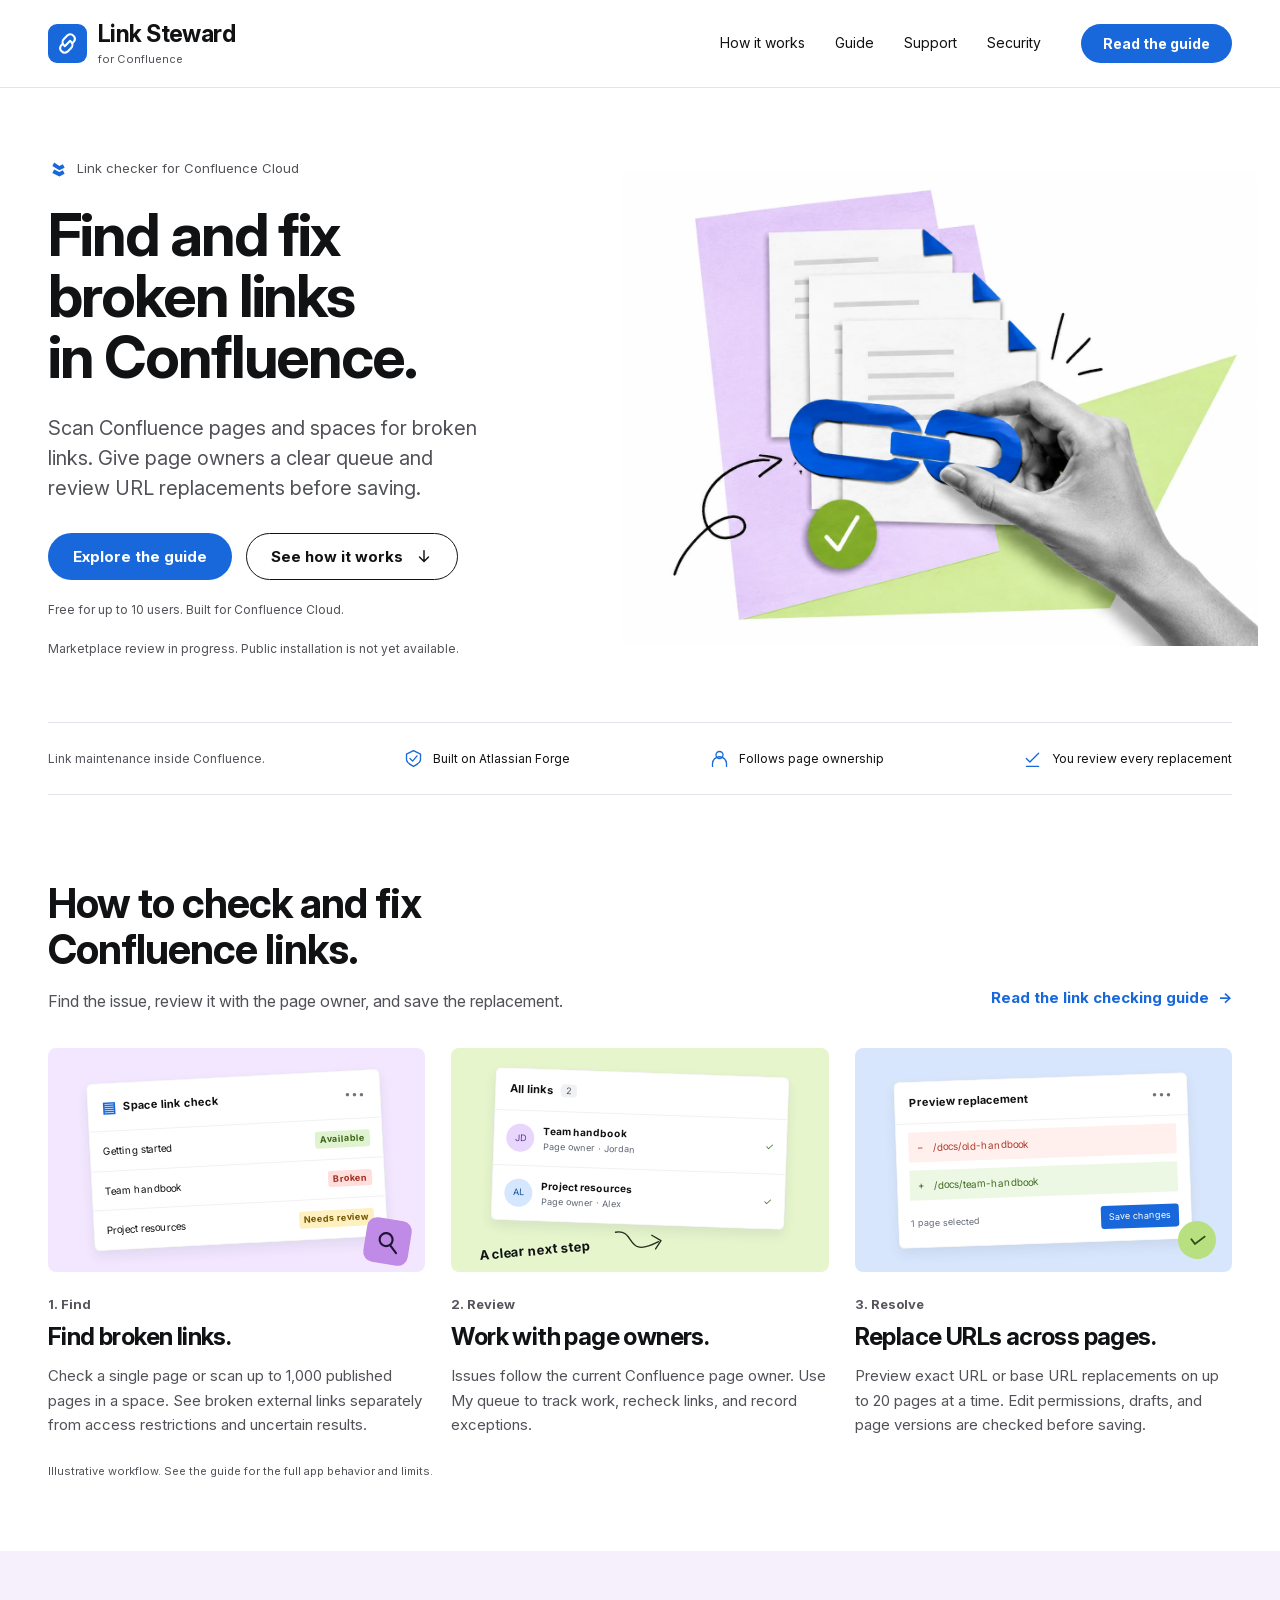
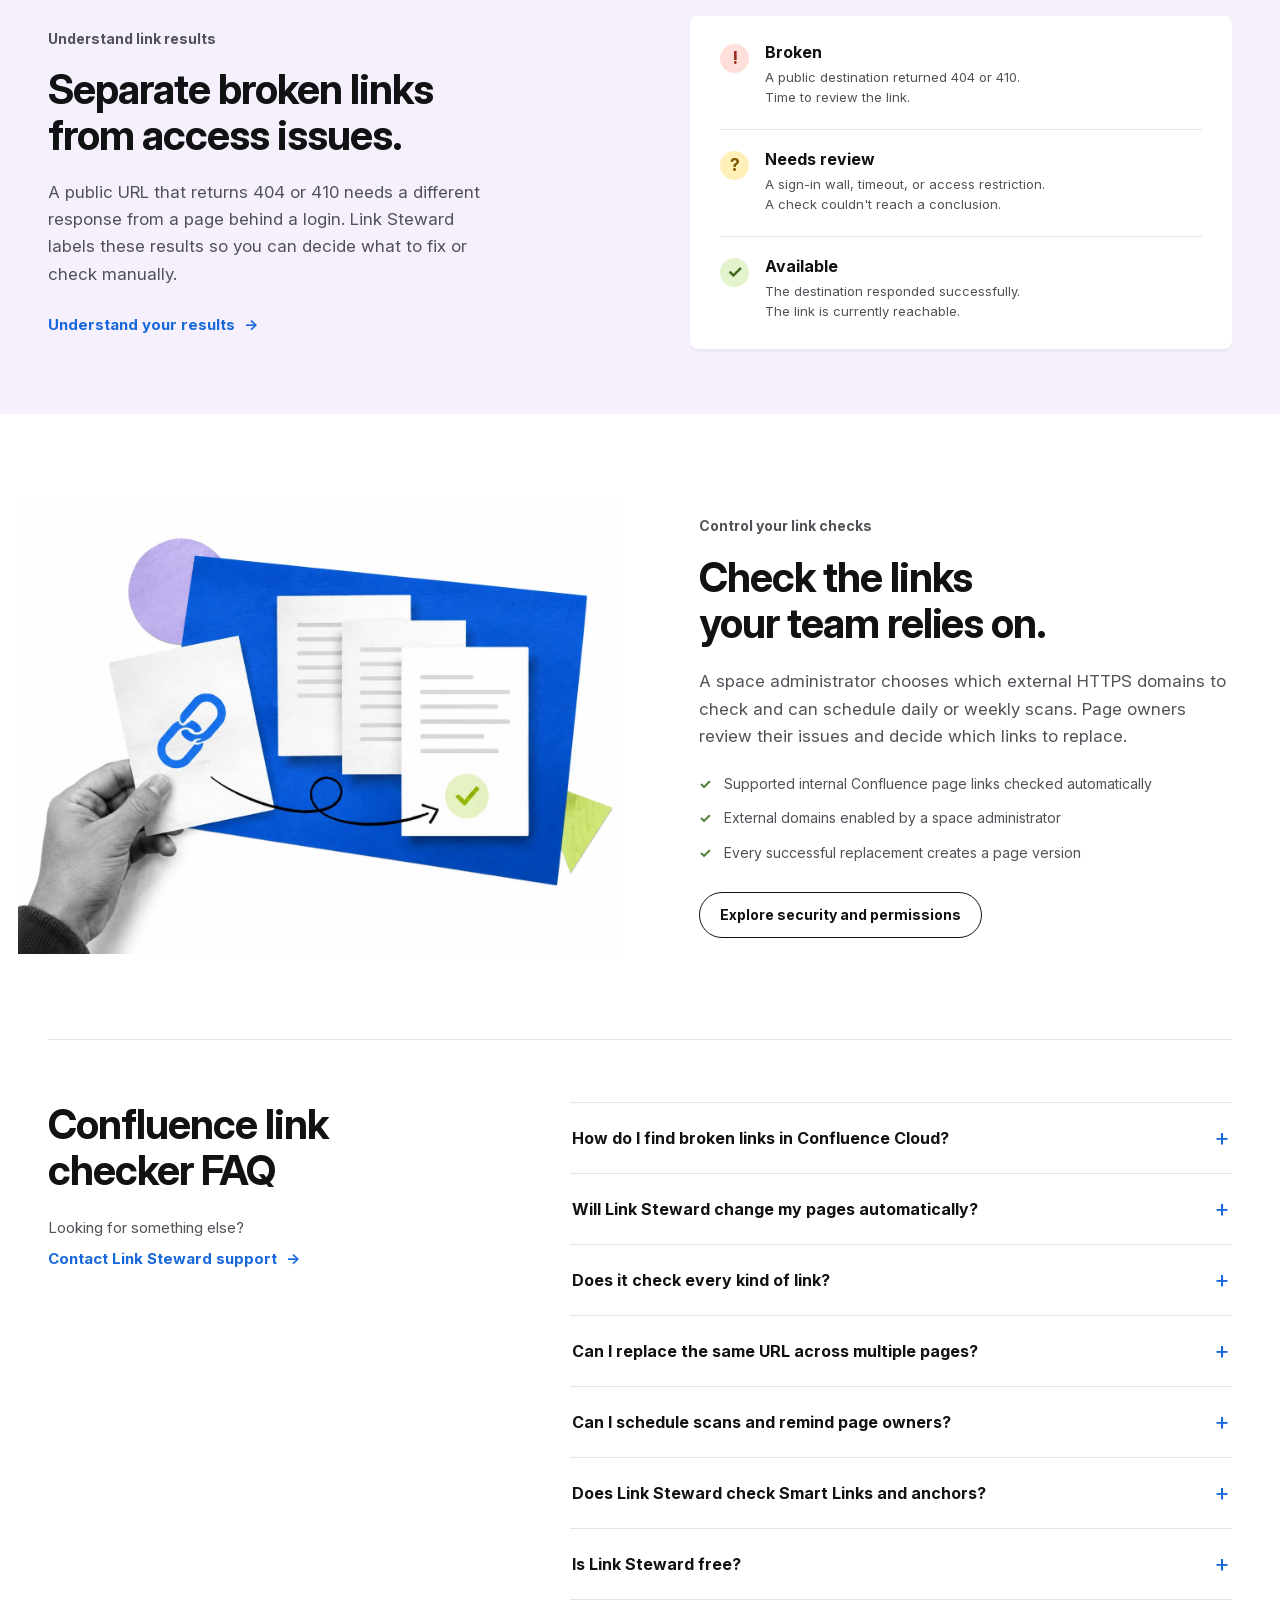
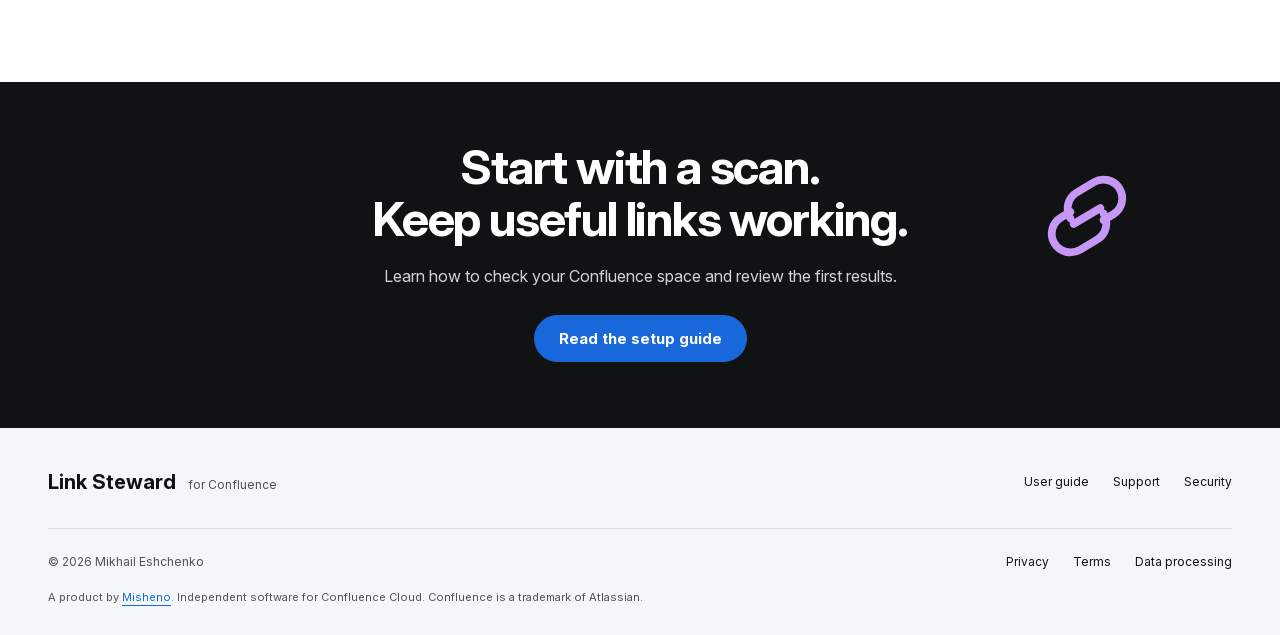
<file: public/index.html>
<!DOCTYPE html>
<html lang="en">
<head>
  <meta charset="utf-8">
  <meta name="viewport" content="width=device-width, initial-scale=1">
  <title>Confluence Broken Link Checker | Link Steward</title>
  <meta name="description" content="Find broken links in Confluence Cloud, track issues by page owner, and preview bulk URL replacements with Link Steward. See the workflow and setup guide.">
  <link rel="icon" type="image/svg+xml" href="favicon.svg">
  <link rel="preload" href="assets/inter-variable.woff2" as="font" type="font/woff2" crossorigin>
  <link rel="stylesheet" href="assets/app.css">

  <link rel="canonical" href="https://misheno.com/link-steward/">
  <meta property="og:type" content="website">
  <meta property="og:site_name" content="Link Steward for Confluence">
  <meta property="og:locale" content="en_US">
  <meta property="og:title" content="Confluence Broken Link Checker | Link Steward">
  <meta property="og:description" content="Find broken links in Confluence Cloud, track issues by page owner, and preview bulk URL replacements with Link Steward. See the workflow and setup guide.">
  <meta property="og:url" content="https://misheno.com/link-steward/">
  <meta property="og:image" content="https://misheno.com/link-steward/assets/social-card.png">
  <meta property="og:image:type" content="image/png">
  <meta property="og:image:width" content="1200">
  <meta property="og:image:height" content="630">
  <meta property="og:image:alt" content="Link Steward for Confluence: Keep your team&#x27;s knowledge connected. A hand reconnects blue links across a stack of documents.">
  <meta name="twitter:card" content="summary_large_image">
  <meta name="twitter:title" content="Confluence Broken Link Checker | Link Steward">
  <meta name="twitter:description" content="Find broken links in Confluence Cloud, track issues by page owner, and preview bulk URL replacements with Link Steward. See the workflow and setup guide.">
  <meta name="twitter:image" content="https://misheno.com/link-steward/assets/social-card.png">
  <meta name="twitter:image:alt" content="Link Steward for Confluence: Keep your team&#x27;s knowledge connected. A hand reconnects blue links across a stack of documents.">
  <meta name="robots" content="max-image-preview:large">
  <script type="application/ld+json">
{
  "@context": "https://schema.org",
  "@graph": [
    {
      "@type": "WebPage",
      "@id": "https://misheno.com/link-steward/#webpage",
      "url": "https://misheno.com/link-steward/",
      "name": "Confluence Broken Link Checker | Link Steward",
      "description": "Find broken links in Confluence Cloud, track issues by page owner, and preview bulk URL replacements with Link Steward. See the workflow and setup guide.",
      "inLanguage": "en",
      "isPartOf": {
        "@type": "WebSite",
        "@id": "https://misheno.com/#website",
        "url": "https://misheno.com/",
        "name": "Misheno"
      },
      "primaryImageOfPage": {
        "@type": "ImageObject",
        "url": "https://misheno.com/link-steward/assets/social-card.png",
        "width": 1200,
        "height": 630
      }
    }
  ]
}
  </script>
</head>
<body>
  <a class="skip" href="#content">Skip to content</a>
  <header class="site-header">
    <a class="brand" href="./"><svg aria-hidden="true" viewBox="0 0 32 32"><path d="M13 19l6-6m-8 3-2 2a5 5 0 007 7l4-4a5 5 0 000-7m1 2 2-2a5 5 0 00-7-7l-4 4a5 5 0 000 7"/></svg><span>Link Steward<small>for Confluence</small></span></a>
    <nav aria-label="Main"><a class="nav-overview" href="#how-it-works">How it works</a><a href="guide.html">Guide</a><a href="support.html">Support</a><a href="security.html">Security</a></nav>
    <a class="button header-cta" href="guide.html#set-up-a-space">Read the guide</a>
  </header>
  <main id="content" class="landing">
    <section class="hero section-width">
      <div class="hero-copy">
        <p class="product-label"><svg aria-hidden="true" viewBox="0 0 24 24"><path d="m5 9 2-4 6 4 4-2 2 4-6 3zm0 8 2-4 6 3 4-2 2 4-6 3z"/></svg>Link checker for Confluence Cloud</p>
        <h1>Find and fix<br class="desktop-break"> broken links<br class="desktop-break"> in Confluence.</h1>
        <p class="intro">Scan Confluence pages and spaces for broken links. Give page owners a clear queue and review URL replacements before saving.</p>
        <div class="actions"><a class="button" href="guide.html">Explore the guide</a><a class="button button-outline" href="#how-it-works">See how it works <svg aria-hidden="true" viewBox="0 0 20 20"><path d="M10 4v12m-5-5 5 5 5-5"/></svg></a></div>
        <p class="caption">Free for up to 10 users. Built for Confluence Cloud.</p><p class="caption">Marketplace review in progress. Public installation is not yet available.</p>
      </div>
      <div class="hero-art"><img src="assets/link-repair-hero.webp" width="1448" height="1086" fetchpriority="high" alt="A hand reconnects blue chain links across a stack of documents, with a green check marking the repair."></div>
    </section>
    <div class="workspace-strip section-width" aria-label="Product essentials">
      <p>Link maintenance inside Confluence.</p>
      <span><svg aria-hidden="true" viewBox="0 0 24 24"><path d="m12 3 8 4v6c0 4-8 8-8 8s-8-4-8-8V7z"/><path d="m8 12 3 3 5-6"/></svg>Built on Atlassian Forge</span>
      <span><svg aria-hidden="true" viewBox="0 0 24 24"><circle cx="12" cy="8" r="4"/><path d="M4 21v-3a8 8 0 0 1 16 0v3"/></svg>Follows page ownership</span>
      <span><svg aria-hidden="true" viewBox="0 0 24 24"><path d="m5 12 4 4L19 6M5 21h14"/></svg>You review every replacement</span>
    </div>
    <section id="how-it-works" class="workflow-section section-width">
      <div class="section-heading"><div><h2>How to check and fix<br>Confluence links.</h2><p>Find the issue, review it with the page owner, and save the replacement.</p></div><a class="text-link" href="guide.html">Read the link checking guide <span aria-hidden="true">→</span></a></div>
      <ol class="workflow">
        <li>
          <div class="step-art scan-art" aria-hidden="true"><div class="mini-window"><div class="mini-window-title"><span class="mini-document">▤</span>Space link check <span class="tiny-dots">•••</span></div><div class="mini-row"><span>Getting started</span><span class="status status-green">Available</span></div><div class="mini-row"><span>Team handbook</span><span class="status status-red">Broken</span></div><div class="mini-row"><span>Project resources</span><span class="status status-yellow">Needs review</span></div></div><span class="scan-sticker"><svg viewBox="0 0 24 24"><circle cx="10" cy="10" r="6"/><path d="m15 15 6 6"/></svg></span></div>
          <p class="step-label">1. Find</p><h3>Find broken links.</h3><p>Check a single page or scan up to 1,000 published pages in a space. See broken external links separately from access restrictions and uncertain results.</p>
        </li>
        <li>
          <div class="step-art owner-art" aria-hidden="true"><div class="owner-window"><div class="mini-window-title">All links <span class="queue-count">2</span></div><div class="owner-task"><span class="avatar avatar-purple">JD</span><div><b>Team handbook</b><span>Page owner · Jordan</span></div><span class="task-check">✓</span></div><div class="owner-task"><span class="avatar avatar-blue">AL</span><div><b>Project resources</b><span>Page owner · Alex</span></div><span class="task-check">✓</span></div></div><span class="owner-sticker">A clear next step <svg viewBox="0 0 64 32"><path d="M2 5c25-2 7 32 48 15m-7-8 10 7-7 9"/></svg></span></div>
          <p class="step-label">2. Review</p><h3>Work with page owners.</h3><p>Issues follow the current Confluence page owner. Use My queue to track work, recheck links, and record exceptions.</p>
        </li>
        <li>
          <div class="step-art resolve-art" aria-hidden="true"><div class="replace-window"><div class="mini-window-title">Preview replacement <span class="tiny-dots">•••</span></div><div class="old-url">− &nbsp; /docs/old-handbook</div><div class="new-url">+ &nbsp; /docs/team-handbook</div><div class="preview-bottom"><span>1 page selected</span><span class="preview-save">Save changes</span></div></div><span class="resolve-sticker">✓</span></div>
          <p class="step-label">3. Resolve</p><h3>Replace URLs across pages.</h3><p>Preview exact URL or base URL replacements on up to 20 pages at a time. Edit permissions, drafts, and page versions are checked before saving.</p>
        </li>
      </ol>
      <p class="example-note">Illustrative workflow. See the guide for the full app behavior and limits.</p>
    </section>
    <section class="signal-section">
      <div class="signal-inner section-width"><div><p class="section-kicker">Understand link results</p><h2>Separate broken links<br>from access issues.</h2><p>A public URL that returns 404 or 410 needs a different response from a page behind a login. Link Steward labels these results so you can decide what to fix or check manually.</p><a class="text-link" href="guide.html#review-the-queue">Understand your results <span aria-hidden="true">→</span></a></div><div class="signal-results"><div><span class="result-icon result-broken">!</span><div><h3>Broken</h3><p>A public destination returned 404 or 410.<br>Time to review the link.</p></div></div><div><span class="result-icon result-review">?</span><div><h3>Needs review</h3><p>A sign-in wall, timeout, or access restriction.<br>A check couldn't reach a conclusion.</p></div></div><div><span class="result-icon result-available">✓</span><div><h3>Available</h3><p>The destination responded successfully.<br>The link is currently reachable.</p></div></div></div></div>
    </section>
    <section class="review-section section-width">
      <div class="review-art"><img src="assets/review-with-confidence.webp" width="1448" height="1086" loading="lazy" alt="A hand moves a linked document toward a stack of reviewed pages on a blue paper background."></div>
      <div class="review-copy"><p class="section-kicker">Control your link checks</p><h2>Check the links<br>your team relies on.</h2><p>A space administrator chooses which external HTTPS domains to check and can schedule daily or weekly scans. Page owners review their issues and decide which links to replace.</p><ul class="check-list"><li>Supported internal Confluence page links checked automatically</li><li>External domains enabled by a space administrator</li><li>Every successful replacement creates a page version</li></ul><a class="button button-outline" href="security.html">Explore security and permissions</a></div>
    </section>
    <section class="faq-section section-width" aria-labelledby="faq-title">
      <div><h2 id="faq-title">Confluence link<br>checker FAQ</h2><p>Looking for something else?<br><a class="text-link" href="support.html">Contact Link Steward support <span aria-hidden="true">→</span></a></p></div>
      <div class="faq-list">
        <details><summary>How do I find broken links in Confluence Cloud?</summary><p>Once Link Steward is installed, open it from Confluence Apps, choose a space, and run a scan. Review the Broken and Needs review results with the page owners. A space administrator must enable any external domains first. Public installation is not yet available while Marketplace review is in progress. See the <a href="guide.html#set-up-a-space">setup guide</a>.</p></details>
        <details><summary>Will Link Steward change my pages automatically?</summary><p>Link replacements are published only after an authorized user previews and saves them. Optional owner reminders are off by default; when enabled, they can add a native page comment. Learn more in the <a href="guide.html#replace-links">replacement guide</a>.</p></details>
        <details><summary>Does it check every kind of link?</summary><p>The app checks supported links in published Confluence pages and administrator-enabled public HTTPS destinations. Plain text URLs, third-party macro internals, URL fragments, and content meaning are not checked. Read the <a href="guide.html#limits-and-recovery">limits and recovery guide</a>.</p></details>
        <details><summary>Can I replace the same URL across multiple pages?</summary><p>Yes. Preview replacements on up to 20 selected pages at a time. Exact mode replaces a complete URL; base mode updates a domain or path prefix while preserving the remaining path, query, and fragment. Visible link labels stay the same. See the <a href="guide.html#exact-and-base-url-examples">URL replacement examples</a>.</p></details>
        <details><summary>Can I schedule scans and remind page owners?</summary><p>A space administrator can enable daily or weekly scans. Optional owner reminders add a Confluence comment for open, confirmed broken links and are off by default. Confluence controls notification delivery. Read about <a href="guide.html#exceptions-and-reminders">exceptions and reminders</a>.</p></details>
        <details><summary>Does Link Steward check Smart Links and anchors?</summary><p>Link Steward reads standard hyperlinks and inline, card, and embed Smart Link destinations in published pages. It checks supported Confluence page targets and enabled external HTTPS destinations. It does not verify whether a URL fragment reaches the right heading. See the <a href="guide.html#limits-and-recovery">supported links and scan limits</a>.</p></details>
        <details><summary>Is Link Steward free?</summary><p>Link Steward is free for up to 10 users, with paid plans for larger teams. <a href="support.html">Contact support</a> for questions about your team.</p></details>
      </div>
    </section>
    <section class="closing-cta"><div class="section-width"><svg class="closing-link" aria-hidden="true" viewBox="0 0 64 64"><path d="m25 39 14-14m-18 7-5 5a12 12 0 0 0 17 17l9-9a12 12 0 0 0 0-17m1 4 5-5a12 12 0 0 0-17-17l-9 9a12 12 0 0 0 0 17"/></svg><h2>Start with a scan.<br>Keep useful links working.</h2><p>Learn how to check your Confluence space and review the first results.</p><a class="button" href="guide.html#set-up-a-space">Read the setup guide</a></div></section>
  </main>
  <footer><div class="footer-top"><a class="footer-brand" href="./">Link Steward <span>for Confluence</span></a><nav aria-label="Resources"><a href="guide.html">User guide</a><a href="support.html">Support</a><a href="security.html">Security</a></nav></div><div class="footer-bottom"><span>© 2026 Mikhail Eshchenko</span><nav aria-label="Legal"><a href="privacy.html">Privacy</a><a href="terms.html">Terms</a><a href="dpa.html">Data processing</a></nav></div><p>A product by <a href="https://misheno.com/">Misheno</a>. Independent software for Confluence Cloud. Confluence is a trademark of Atlassian.</p></footer>
</body>
</html>
</file>
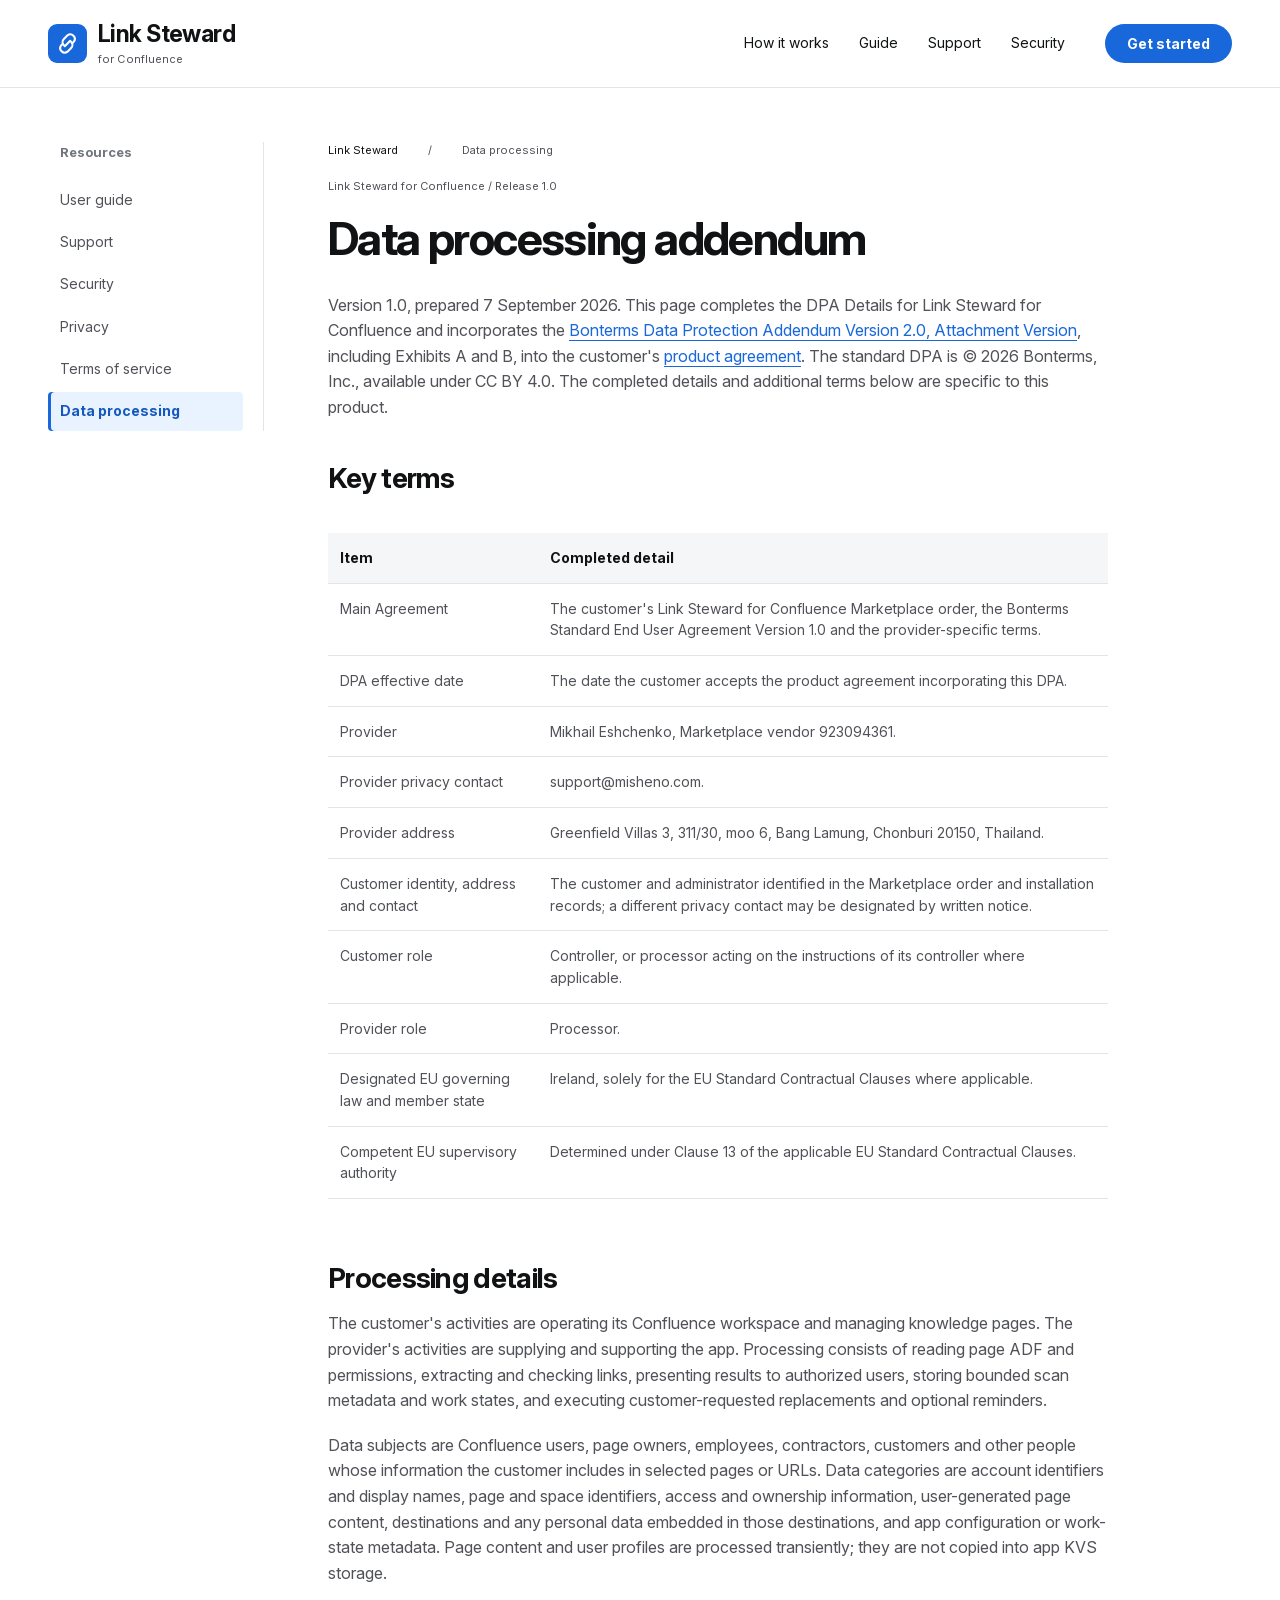
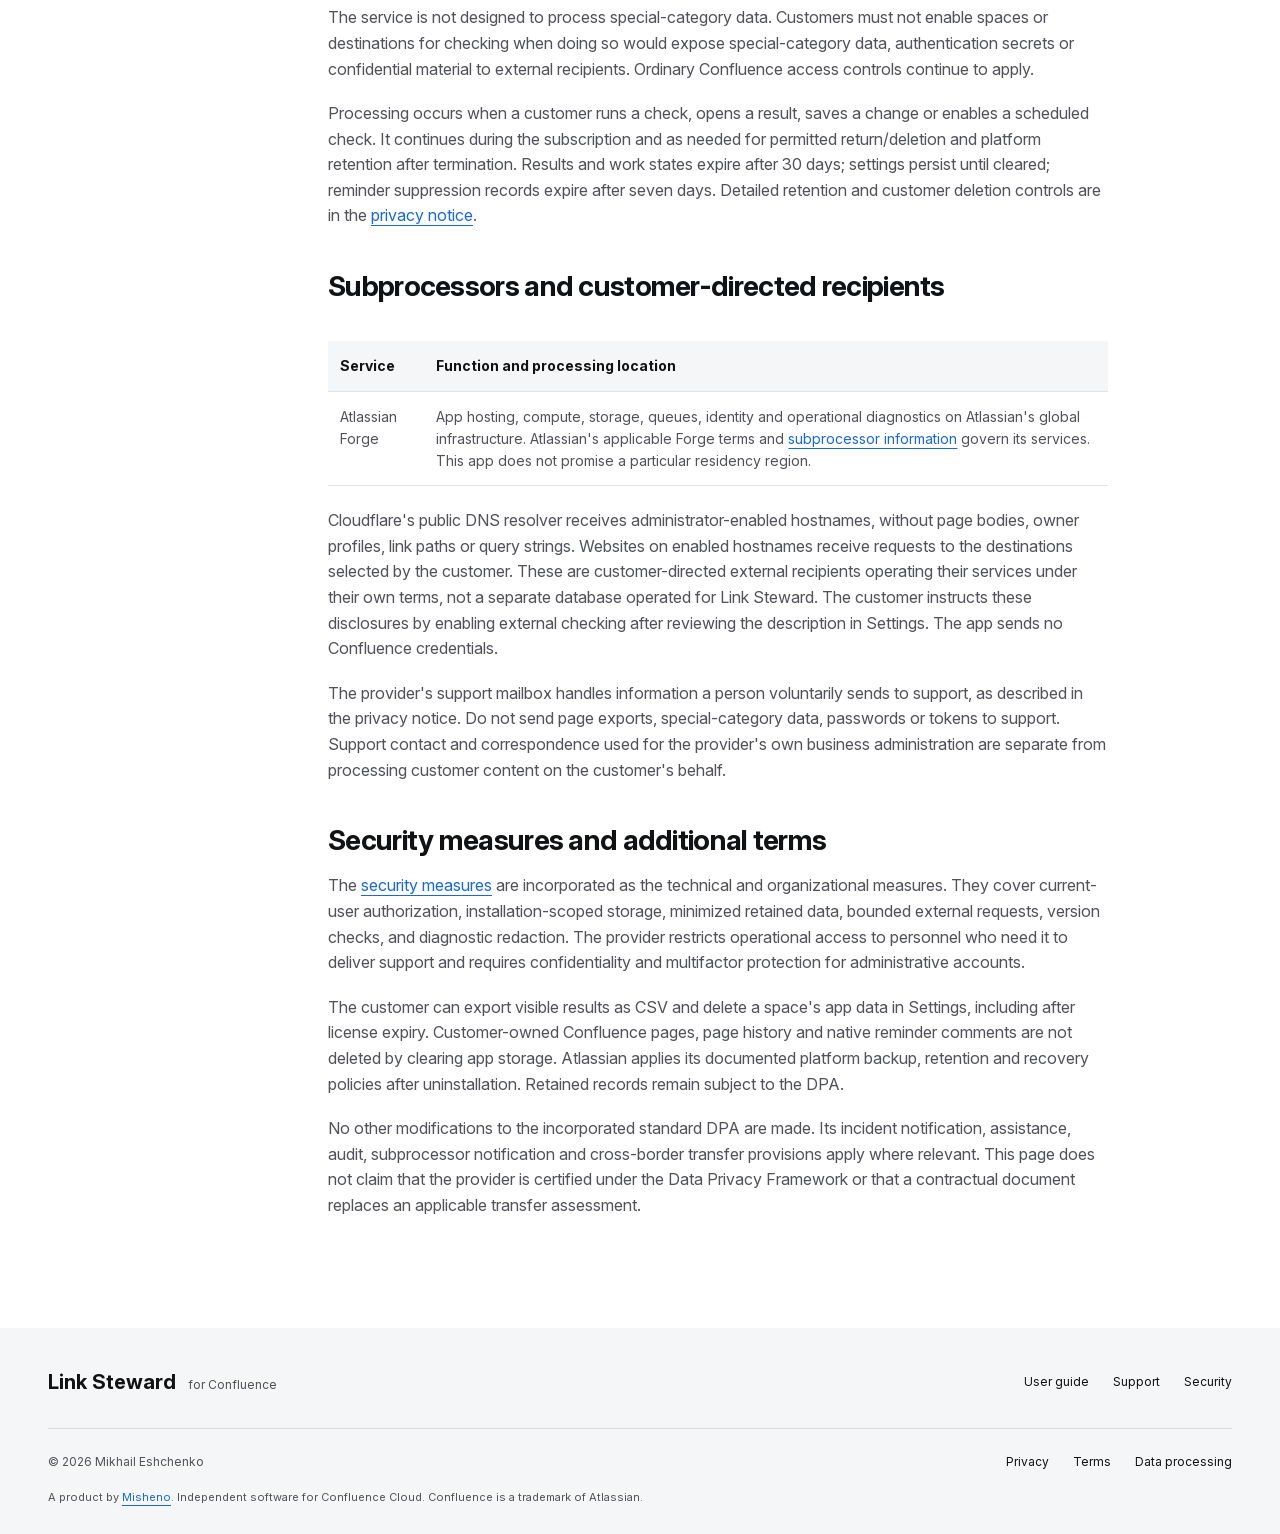
<file: public/dpa.html>
<!DOCTYPE html>
<html lang="en"><head><meta charset="utf-8"><meta name="viewport" content="width=device-width, initial-scale=1"><link rel="stylesheet" href="assets/app.css"><title>Data Processing Addendum | Link Steward for Confluence</title><meta name="description" content="Review the Link Steward data processing addendum: processing purposes, data categories, subprocessors, retention, and security measures for Confluence data.">
<link rel="icon" type="image/svg+xml" href="favicon.svg">
  <link rel="canonical" href="https://misheno.com/link-steward/dpa.html">
  <meta property="og:type" content="website">
  <meta property="og:site_name" content="Link Steward for Confluence">
  <meta property="og:locale" content="en_US">
  <meta property="og:title" content="Data Processing Addendum | Link Steward for Confluence">
  <meta property="og:description" content="Review the Link Steward data processing addendum: processing purposes, data categories, subprocessors, retention, and security measures for Confluence data.">
  <meta property="og:url" content="https://misheno.com/link-steward/dpa.html">
  <meta property="og:image" content="https://misheno.com/link-steward/assets/social-card.png">
  <meta property="og:image:type" content="image/png">
  <meta property="og:image:width" content="1200">
  <meta property="og:image:height" content="630">
  <meta property="og:image:alt" content="Link Steward for Confluence: Keep your team&#x27;s knowledge connected. A hand reconnects blue links across a stack of documents.">
  <meta name="twitter:card" content="summary_large_image">
  <meta name="twitter:title" content="Data Processing Addendum | Link Steward for Confluence">
  <meta name="twitter:description" content="Review the Link Steward data processing addendum: processing purposes, data categories, subprocessors, retention, and security measures for Confluence data.">
  <meta name="twitter:image" content="https://misheno.com/link-steward/assets/social-card.png">
  <meta name="twitter:image:alt" content="Link Steward for Confluence: Keep your team&#x27;s knowledge connected. A hand reconnects blue links across a stack of documents.">
  <meta name="robots" content="max-image-preview:large">
  <script type="application/ld+json">
{
  "@context": "https://schema.org",
  "@graph": [
    {
      "@type": "WebPage",
      "@id": "https://misheno.com/link-steward/dpa.html#webpage",
      "url": "https://misheno.com/link-steward/dpa.html",
      "name": "Data Processing Addendum | Link Steward for Confluence",
      "description": "Review the Link Steward data processing addendum: processing purposes, data categories, subprocessors, retention, and security measures for Confluence data.",
      "inLanguage": "en",
      "isPartOf": {
        "@type": "WebSite",
        "@id": "https://misheno.com/#website",
        "url": "https://misheno.com/",
        "name": "Misheno"
      },
      "primaryImageOfPage": {
        "@type": "ImageObject",
        "url": "https://misheno.com/link-steward/assets/social-card.png",
        "width": 1200,
        "height": 630
      },
      "breadcrumb": {
        "@id": "https://misheno.com/link-steward/dpa.html#breadcrumb"
      }
    },
    {
      "@type": "BreadcrumbList",
      "@id": "https://misheno.com/link-steward/dpa.html#breadcrumb",
      "itemListElement": [
        {
          "@type": "ListItem",
          "position": 1,
          "name": "Link Steward",
          "item": "https://misheno.com/link-steward/"
        },
        {
          "@type": "ListItem",
          "position": 2,
          "name": "Data processing",
          "item": "https://misheno.com/link-steward/dpa.html"
        }
      ]
    }
  ]
}
  </script>
</head>
<body><a class="skip" href="#content">Skip to content</a><header class="site-header">
    <a class="brand" href="./"><svg aria-hidden="true" viewBox="0 0 32 32"><path d="M13 19l6-6m-8 3-2 2a5 5 0 007 7l4-4a5 5 0 000-7m1 2 2-2a5 5 0 00-7-7l-4 4a5 5 0 000 7"/></svg><span>Link Steward<small>for Confluence</small></span></a>
    <nav aria-label="Main"><a class="nav-overview" href="./#how-it-works">How it works</a><a href="guide.html">Guide</a><a href="support.html">Support</a><a href="security.html">Security</a></nav>
    <a class="button header-cta" href="guide.html#set-up-a-space">Get started</a>
  </header>
<main id="content"><div class="document"><nav class="doc-nav" aria-label="Documentation"><a href="guide.html">User guide</a><a href="support.html">Support</a><a href="security.html">Security</a><a href="privacy.html">Privacy</a><a href="terms.html">Terms of service</a><a href="dpa.html" aria-current="page">Data processing</a></nav>
<article class="prose">
<nav class="doc-date" aria-label="Breadcrumb"><a href="./">Link Steward</a> / <span>Data processing</span></nav>
<p class="doc-date">Link Steward for Confluence / Release 1.0</p>
<h1>Data processing addendum</h1><p>Version 1.0, prepared 7 September 2026. This page completes the DPA Details for Link Steward for Confluence and incorporates the <a href="https://bonterms.com/standard/dpa-v2-attachment-version">Bonterms Data Protection Addendum Version 2.0, Attachment Version</a>, including Exhibits A and B, into the customer's <a href="terms.html">product agreement</a>. The standard DPA is © 2026 Bonterms, Inc., available under CC BY 4.0. The completed details and additional terms below are specific to this product.</p>
<h2 id="key-terms">Key terms</h2><div class="table-wrap"><table><thead><tr><th>Item</th><th>Completed detail</th></tr></thead><tbody><tr><td>Main Agreement</td><td>The customer's Link Steward for Confluence Marketplace order, the Bonterms Standard End User Agreement Version 1.0 and the provider-specific terms.</td></tr><tr><td>DPA effective date</td><td>The date the customer accepts the product agreement incorporating this DPA.</td></tr><tr><td>Provider</td><td>Mikhail Eshchenko, Marketplace vendor 923094361.</td></tr><tr><td>Provider privacy contact</td><td>support@misheno.com.</td></tr><tr><td>Provider address</td><td>Greenfield Villas 3, 311/30, moo 6, Bang Lamung, Chonburi 20150, Thailand.</td></tr><tr><td>Customer identity, address and contact</td><td>The customer and administrator identified in the Marketplace order and installation records; a different privacy contact may be designated by written notice.</td></tr><tr><td>Customer role</td><td>Controller, or processor acting on the instructions of its controller where applicable.</td></tr><tr><td>Provider role</td><td>Processor.</td></tr><tr><td>Designated EU governing law and member state</td><td>Ireland, solely for the EU Standard Contractual Clauses where applicable.</td></tr><tr><td>Competent EU supervisory authority</td><td>Determined under Clause 13 of the applicable EU Standard Contractual Clauses.</td></tr></tbody></table>
</div><h2 id="processing-details">Processing details</h2><p>The customer's activities are operating its Confluence workspace and managing knowledge pages. The provider's activities are supplying and supporting the app. Processing consists of reading page ADF and permissions, extracting and checking links, presenting results to authorized users, storing bounded scan metadata and work states, and executing customer-requested replacements and optional reminders.</p>
<p>Data subjects are Confluence users, page owners, employees, contractors, customers and other people whose information the customer includes in selected pages or URLs. Data categories are account identifiers and display names, page and space identifiers, access and ownership information, user-generated page content, destinations and any personal data embedded in those destinations, and app configuration or work-state metadata. Page content and user profiles are processed transiently; they are not copied into app KVS storage.</p>
<p>The service is not designed to process special-category data. Customers must not enable spaces or destinations for checking when doing so would expose special-category data, authentication secrets or confidential material to external recipients. Ordinary Confluence access controls continue to apply.</p>
<p>Processing occurs when a customer runs a check, opens a result, saves a change or enables a scheduled check. It continues during the subscription and as needed for permitted return/deletion and platform retention after termination. Results and work states expire after 30 days; settings persist until cleared; reminder suppression records expire after seven days. Detailed retention and customer deletion controls are in the <a href="privacy.html">privacy notice</a>.</p>
<h2 id="subprocessors-and-customer-directed-recipients">Subprocessors and customer-directed recipients</h2><div class="table-wrap"><table><thead><tr><th>Service</th><th>Function and processing location</th></tr></thead><tbody><tr><td>Atlassian Forge</td><td>App hosting, compute, storage, queues, identity and operational diagnostics on Atlassian's global infrastructure. Atlassian's applicable Forge terms and <a href="https://www.atlassian.com/legal/sub-processors">subprocessor information</a> govern its services. This app does not promise a particular residency region.</td></tr></tbody></table>
</div><p>Cloudflare's public DNS resolver receives administrator-enabled hostnames, without page bodies, owner profiles, link paths or query strings. Websites on enabled hostnames receive requests to the destinations selected by the customer. These are customer-directed external recipients operating their services under their own terms, not a separate database operated for Link Steward. The customer instructs these disclosures by enabling external checking after reviewing the description in Settings. The app sends no Confluence credentials.</p>
<p>The provider's support mailbox handles information a person voluntarily sends to support, as described in the privacy notice. Do not send page exports, special-category data, passwords or tokens to support. Support contact and correspondence used for the provider's own business administration are separate from processing customer content on the customer's behalf.</p>
<h2 id="security-measures-and-additional-terms">Security measures and additional terms</h2><p>The <a href="security.html">security measures</a> are incorporated as the technical and organizational measures. They cover current-user authorization, installation-scoped storage, minimized retained data, bounded external requests, version checks, and diagnostic redaction. The provider restricts operational access to personnel who need it to deliver support and requires confidentiality and multifactor protection for administrative accounts.</p>
<p>The customer can export visible results as CSV and delete a space's app data in Settings, including after license expiry. Customer-owned Confluence pages, page history and native reminder comments are not deleted by clearing app storage. Atlassian applies its documented platform backup, retention and recovery policies after uninstallation. Retained records remain subject to the DPA.</p>
<p>No other modifications to the incorporated standard DPA are made. Its incident notification, assistance, audit, subprocessor notification and cross-border transfer provisions apply where relevant. This page does not claim that the provider is certified under the Data Privacy Framework or that a contractual document replaces an applicable transfer assessment.</p>
</article>
</div></main>
<footer><div class="footer-top"><a class="footer-brand" href="./">Link Steward <span>for Confluence</span></a><nav aria-label="Resources"><a href="guide.html">User guide</a><a href="support.html">Support</a><a href="security.html">Security</a></nav></div><div class="footer-bottom"><span>© 2026 Mikhail Eshchenko</span><nav aria-label="Legal"><a href="privacy.html">Privacy</a><a href="terms.html">Terms</a><a href="dpa.html">Data processing</a></nav></div><p>A product by <a href="https://misheno.com/">Misheno</a>. Independent software for Confluence Cloud. Confluence is a trademark of Atlassian.</p></footer>
</body></html>
</file>
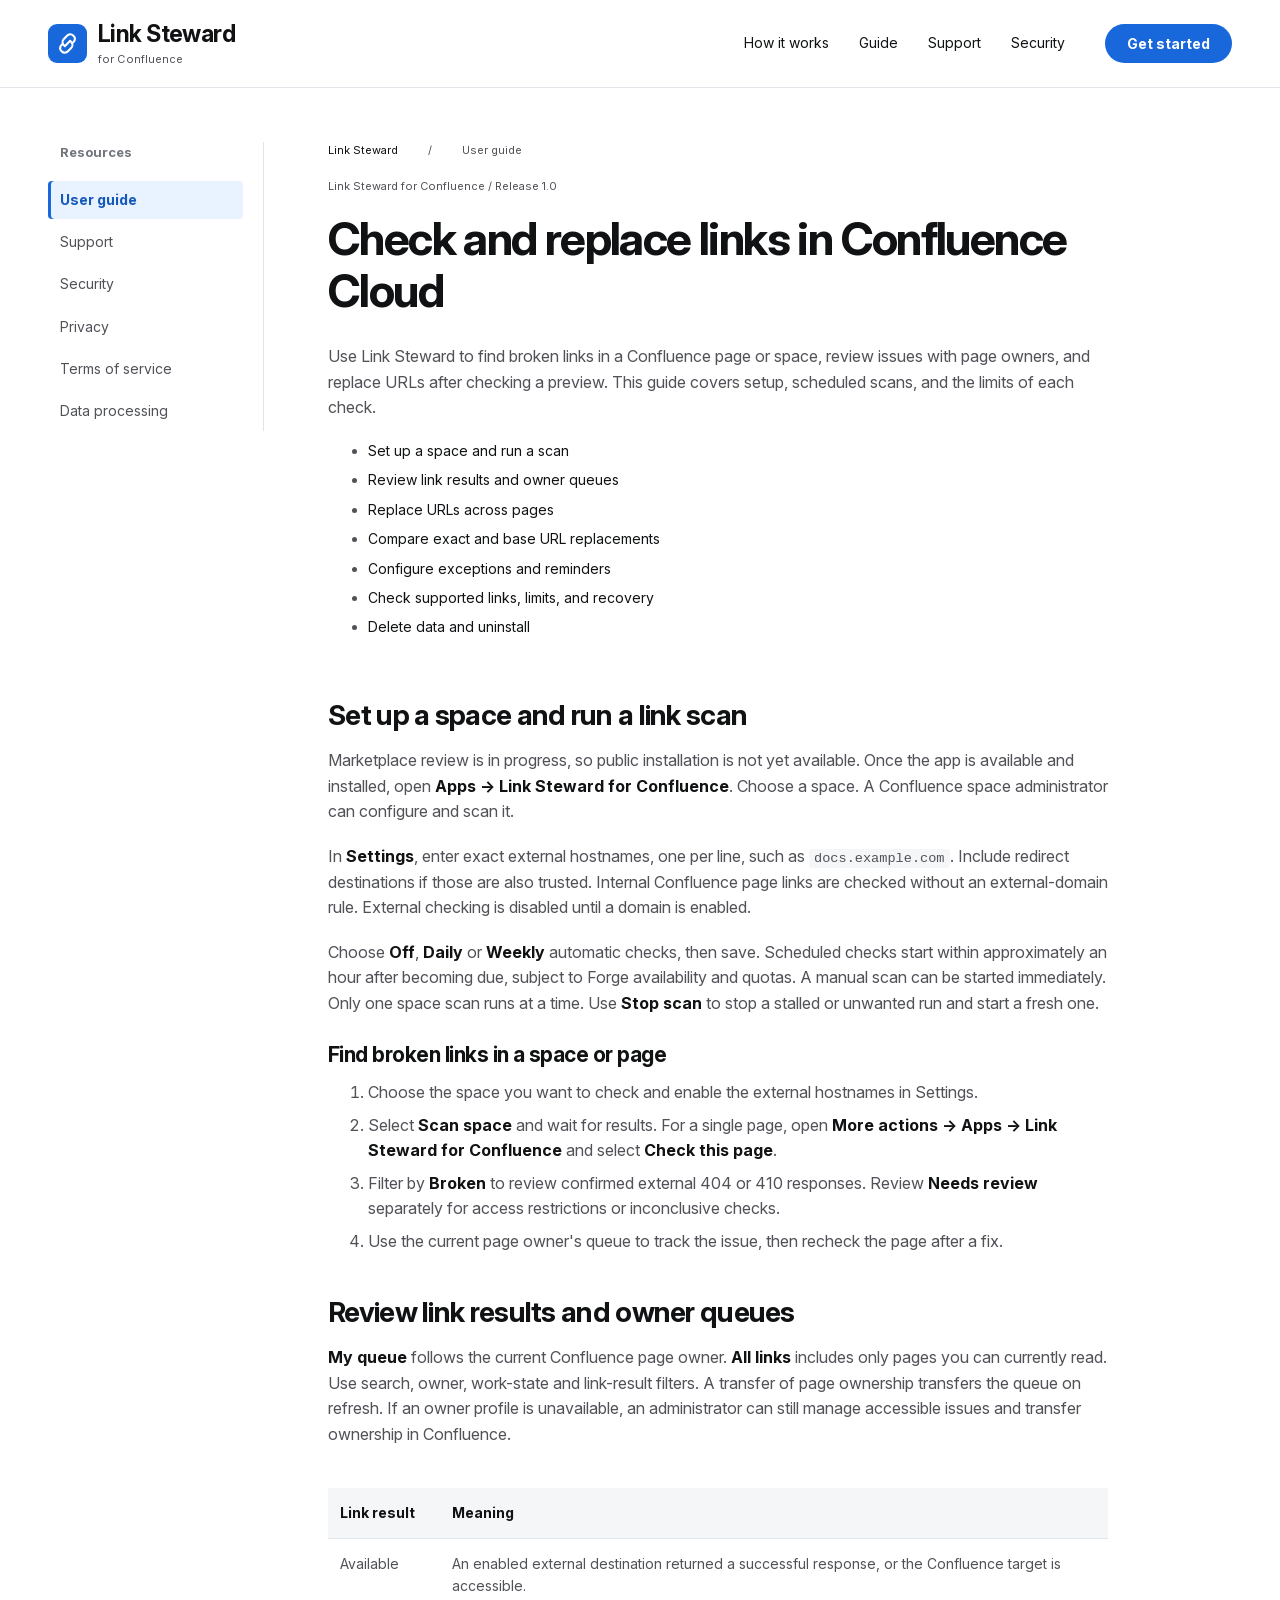
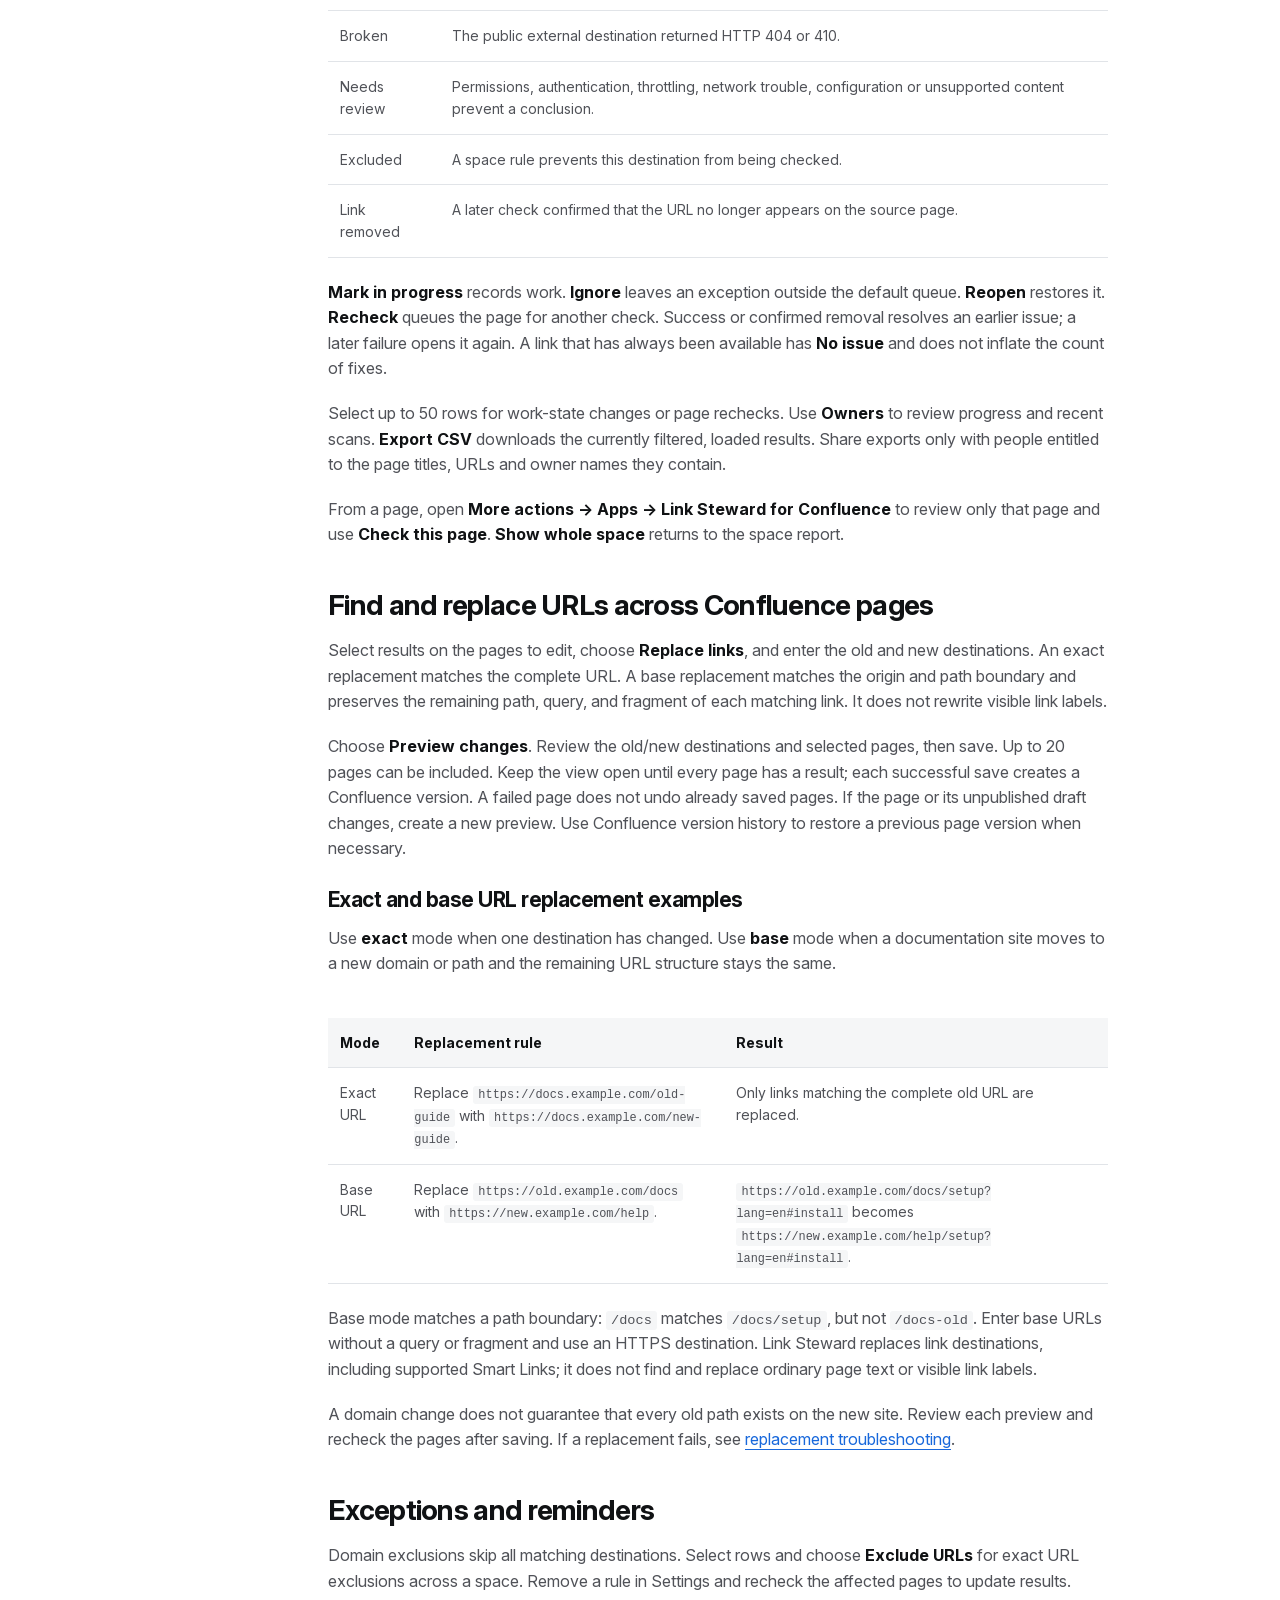
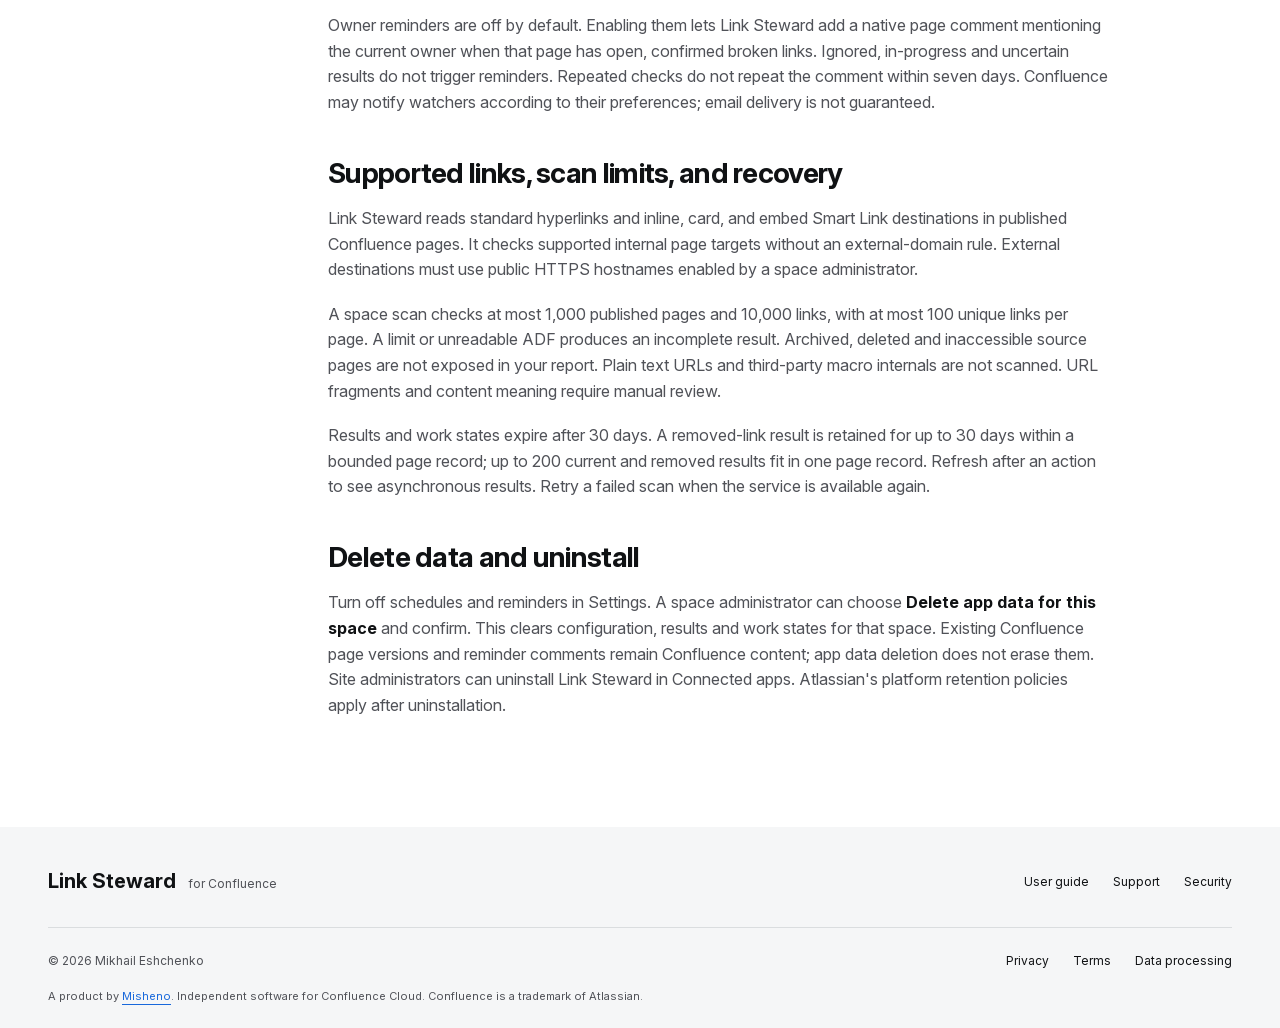
<file: public/guide.html>
<!DOCTYPE html>
<html lang="en"><head><meta charset="utf-8"><meta name="viewport" content="width=device-width, initial-scale=1"><link rel="stylesheet" href="assets/app.css"><title>Check &amp; Replace Confluence Links: Guide | Link Steward</title><meta name="description" content="Learn how to find broken links in Confluence Cloud, schedule space scans, review owner queues, and replace URLs across pages with a preview before saving.">
<link rel="icon" type="image/svg+xml" href="favicon.svg">
  <link rel="canonical" href="https://misheno.com/link-steward/guide.html">
  <meta property="og:type" content="website">
  <meta property="og:site_name" content="Link Steward for Confluence">
  <meta property="og:locale" content="en_US">
  <meta property="og:title" content="Check &amp; Replace Confluence Links: Guide | Link Steward">
  <meta property="og:description" content="Learn how to find broken links in Confluence Cloud, schedule space scans, review owner queues, and replace URLs across pages with a preview before saving.">
  <meta property="og:url" content="https://misheno.com/link-steward/guide.html">
  <meta property="og:image" content="https://misheno.com/link-steward/assets/social-card.png">
  <meta property="og:image:type" content="image/png">
  <meta property="og:image:width" content="1200">
  <meta property="og:image:height" content="630">
  <meta property="og:image:alt" content="Link Steward for Confluence: Keep your team&#x27;s knowledge connected. A hand reconnects blue links across a stack of documents.">
  <meta name="twitter:card" content="summary_large_image">
  <meta name="twitter:title" content="Check &amp; Replace Confluence Links: Guide | Link Steward">
  <meta name="twitter:description" content="Learn how to find broken links in Confluence Cloud, schedule space scans, review owner queues, and replace URLs across pages with a preview before saving.">
  <meta name="twitter:image" content="https://misheno.com/link-steward/assets/social-card.png">
  <meta name="twitter:image:alt" content="Link Steward for Confluence: Keep your team&#x27;s knowledge connected. A hand reconnects blue links across a stack of documents.">
  <meta name="robots" content="max-image-preview:large">
  <script type="application/ld+json">
{
  "@context": "https://schema.org",
  "@graph": [
    {
      "@type": "WebPage",
      "@id": "https://misheno.com/link-steward/guide.html#webpage",
      "url": "https://misheno.com/link-steward/guide.html",
      "name": "Check & Replace Confluence Links: Guide | Link Steward",
      "description": "Learn how to find broken links in Confluence Cloud, schedule space scans, review owner queues, and replace URLs across pages with a preview before saving.",
      "inLanguage": "en",
      "isPartOf": {
        "@type": "WebSite",
        "@id": "https://misheno.com/#website",
        "url": "https://misheno.com/",
        "name": "Misheno"
      },
      "primaryImageOfPage": {
        "@type": "ImageObject",
        "url": "https://misheno.com/link-steward/assets/social-card.png",
        "width": 1200,
        "height": 630
      },
      "breadcrumb": {
        "@id": "https://misheno.com/link-steward/guide.html#breadcrumb"
      }
    },
    {
      "@type": "BreadcrumbList",
      "@id": "https://misheno.com/link-steward/guide.html#breadcrumb",
      "itemListElement": [
        {
          "@type": "ListItem",
          "position": 1,
          "name": "Link Steward",
          "item": "https://misheno.com/link-steward/"
        },
        {
          "@type": "ListItem",
          "position": 2,
          "name": "User guide",
          "item": "https://misheno.com/link-steward/guide.html"
        }
      ]
    }
  ]
}
  </script>
</head>
<body><a class="skip" href="#content">Skip to content</a><header class="site-header">
    <a class="brand" href="./"><svg aria-hidden="true" viewBox="0 0 32 32"><path d="M13 19l6-6m-8 3-2 2a5 5 0 007 7l4-4a5 5 0 000-7m1 2 2-2a5 5 0 00-7-7l-4 4a5 5 0 000 7"/></svg><span>Link Steward<small>for Confluence</small></span></a>
    <nav aria-label="Main"><a class="nav-overview" href="./#how-it-works">How it works</a><a href="guide.html">Guide</a><a href="support.html">Support</a><a href="security.html">Security</a></nav>
    <a class="button header-cta" href="guide.html#set-up-a-space">Get started</a>
  </header>
<main id="content"><div class="document"><nav class="doc-nav" aria-label="Documentation"><a href="guide.html" aria-current="page">User guide</a><a href="support.html">Support</a><a href="security.html">Security</a><a href="privacy.html">Privacy</a><a href="terms.html">Terms of service</a><a href="dpa.html">Data processing</a></nav>
<article class="prose">
<nav class="doc-date" aria-label="Breadcrumb"><a href="./">Link Steward</a> / <span>User guide</span></nav>
<p class="doc-date">Link Steward for Confluence / Release 1.0</p>
<h1>Check and replace links in Confluence Cloud</h1>
<p>Use Link Steward to find broken links in a Confluence page or space, review issues with page owners, and replace URLs after checking a preview. This guide covers setup, scheduled scans, and the limits of each check.</p>
<nav aria-label="On this page"><ul>
<li><a href="#set-up-a-space">Set up a space and run a scan</a></li>
<li><a href="#review-the-queue">Review link results and owner queues</a></li>
<li><a href="#replace-links">Replace URLs across pages</a></li>
<li><a href="#exact-and-base-url-examples">Compare exact and base URL replacements</a></li>
<li><a href="#exceptions-and-reminders">Configure exceptions and reminders</a></li>
<li><a href="#limits-and-recovery">Check supported links, limits, and recovery</a></li>
<li><a href="#delete-data-and-uninstall">Delete data and uninstall</a></li>
</ul></nav>
<h2 id="set-up-a-space">Set up a space and run a link scan</h2>
<p>Marketplace review is in progress, so public installation is not yet available. Once the app is available and installed, open <strong>Apps → Link Steward for Confluence</strong>. Choose a space. A Confluence space administrator can configure and scan it.</p>
<p>In <strong>Settings</strong>, enter exact external hostnames, one per line, such as <code>docs.example.com</code>. Include redirect destinations if those are also trusted. Internal Confluence page links are checked without an external-domain rule. External checking is disabled until a domain is enabled.</p>
<p>Choose <strong>Off</strong>, <strong>Daily</strong> or <strong>Weekly</strong> automatic checks, then save. Scheduled checks start within approximately an hour after becoming due, subject to Forge availability and quotas. A manual scan can be started immediately. Only one space scan runs at a time. Use <strong>Stop scan</strong> to stop a stalled or unwanted run and start a fresh one.</p>
<h3 id="find-broken-links">Find broken links in a space or page</h3>
<ol><li>Choose the space you want to check and enable the external hostnames in Settings.</li><li>Select <strong>Scan space</strong> and wait for results. For a single page, open <strong>More actions → Apps → Link Steward for Confluence</strong> and select <strong>Check this page</strong>.</li><li>Filter by <strong>Broken</strong> to review confirmed external 404 or 410 responses. Review <strong>Needs review</strong> separately for access restrictions or inconclusive checks.</li><li>Use the current page owner's queue to track the issue, then recheck the page after a fix.</li></ol>
<h2 id="review-the-queue">Review link results and owner queues</h2><p><strong>My queue</strong> follows the current Confluence page owner. <strong>All links</strong> includes only pages you can currently read. Use search, owner, work-state and link-result filters. A transfer of page ownership transfers the queue on refresh. If an owner profile is unavailable, an administrator can still manage accessible issues and transfer ownership in Confluence.</p>
<div class="table-wrap"><table><thead><tr><th>Link result</th><th>Meaning</th></tr></thead><tbody><tr><td>Available</td><td>An enabled external destination returned a successful response, or the Confluence target is accessible.</td></tr><tr><td>Broken</td><td>The public external destination returned HTTP 404 or 410.</td></tr><tr><td>Needs review</td><td>Permissions, authentication, throttling, network trouble, configuration or unsupported content prevent a conclusion.</td></tr><tr><td>Excluded</td><td>A space rule prevents this destination from being checked.</td></tr><tr><td>Link removed</td><td>A later check confirmed that the URL no longer appears on the source page.</td></tr></tbody></table>
</div><p><strong>Mark in progress</strong> records work. <strong>Ignore</strong> leaves an exception outside the default queue. <strong>Reopen</strong> restores it. <strong>Recheck</strong> queues the page for another check. Success or confirmed removal resolves an earlier issue; a later failure opens it again. A link that has always been available has <strong>No issue</strong> and does not inflate the count of fixes.</p>
<p>Select up to 50 rows for work-state changes or page rechecks. Use <strong>Owners</strong> to review progress and recent scans. <strong>Export CSV</strong> downloads the currently filtered, loaded results. Share exports only with people entitled to the page titles, URLs and owner names they contain.</p>
<p>From a page, open <strong>More actions → Apps → Link Steward for Confluence</strong> to review only that page and use <strong>Check this page</strong>. <strong>Show whole space</strong> returns to the space report.</p>
<h2 id="replace-links">Find and replace URLs across Confluence pages</h2><p>Select results on the pages to edit, choose <strong>Replace links</strong>, and enter the old and new destinations. An exact replacement matches the complete URL. A base replacement matches the origin and path boundary and preserves the remaining path, query, and fragment of each matching link. It does not rewrite visible link labels.</p>
<p>Choose <strong>Preview changes</strong>. Review the old/new destinations and selected pages, then save. Up to 20 pages can be included. Keep the view open until every page has a result; each successful save creates a Confluence version. A failed page does not undo already saved pages. If the page or its unpublished draft changes, create a new preview. Use Confluence version history to restore a previous page version when necessary.</p>
<h3 id="exact-and-base-url-examples">Exact and base URL replacement examples</h3>
<p>Use <strong>exact</strong> mode when one destination has changed. Use <strong>base</strong> mode when a documentation site moves to a new domain or path and the remaining URL structure stays the same.</p>
<div class="table-wrap"><table><thead><tr><th>Mode</th><th>Replacement rule</th><th>Result</th></tr></thead><tbody>
<tr><td>Exact URL</td><td>Replace <code>https://docs.example.com/old-guide</code> with <code>https://docs.example.com/new-guide</code>.</td><td>Only links matching the complete old URL are replaced.</td></tr>
<tr><td>Base URL</td><td>Replace <code>https://old.example.com/docs</code> with <code>https://new.example.com/help</code>.</td><td><code>https://old.example.com/docs/setup?lang=en#install</code> becomes <code>https://new.example.com/help/setup?lang=en#install</code>.</td></tr>
</tbody></table></div>
<p>Base mode matches a path boundary: <code>/docs</code> matches <code>/docs/setup</code>, but not <code>/docs-old</code>. Enter base URLs without a query or fragment and use an HTTPS destination. Link Steward replaces link destinations, including supported Smart Links; it does not find and replace ordinary page text or visible link labels.</p>
<p>A domain change does not guarantee that every old path exists on the new site. Review each preview and recheck the pages after saving. If a replacement fails, see <a href="support.html#replacement-troubleshooting">replacement troubleshooting</a>.</p>
<h2 id="exceptions-and-reminders">Exceptions and reminders</h2><p>Domain exclusions skip all matching destinations. Select rows and choose <strong>Exclude URLs</strong> for exact URL exclusions across a space. Remove a rule in Settings and recheck the affected pages to update results.</p>
<p>Owner reminders are off by default. Enabling them lets Link Steward add a native page comment mentioning the current owner when that page has open, confirmed broken links. Ignored, in-progress and uncertain results do not trigger reminders. Repeated checks do not repeat the comment within seven days. Confluence may notify watchers according to their preferences; email delivery is not guaranteed.</p>
<h2 id="limits-and-recovery">Supported links, scan limits, and recovery</h2>
<p>Link Steward reads standard hyperlinks and inline, card, and embed Smart Link destinations in published Confluence pages. It checks supported internal page targets without an external-domain rule. External destinations must use public HTTPS hostnames enabled by a space administrator.</p><p>A space scan checks at most 1,000 published pages and 10,000 links, with at most 100 unique links per page. A limit or unreadable ADF produces an incomplete result. Archived, deleted and inaccessible source pages are not exposed in your report. Plain text URLs and third-party macro internals are not scanned. URL fragments and content meaning require manual review.</p>
<p>Results and work states expire after 30 days. A removed-link result is retained for up to 30 days within a bounded page record; up to 200 current and removed results fit in one page record. Refresh after an action to see asynchronous results. Retry a failed scan when the service is available again.</p>
<h2 id="delete-data-and-uninstall">Delete data and uninstall</h2><p>Turn off schedules and reminders in Settings. A space administrator can choose <strong>Delete app data for this space</strong> and confirm. This clears configuration, results and work states for that space. Existing Confluence page versions and reminder comments remain Confluence content; app data deletion does not erase them. Site administrators can uninstall Link Steward in Connected apps. Atlassian's platform retention policies apply after uninstallation.</p>
</article>
</div></main>
<footer><div class="footer-top"><a class="footer-brand" href="./">Link Steward <span>for Confluence</span></a><nav aria-label="Resources"><a href="guide.html">User guide</a><a href="support.html">Support</a><a href="security.html">Security</a></nav></div><div class="footer-bottom"><span>© 2026 Mikhail Eshchenko</span><nav aria-label="Legal"><a href="privacy.html">Privacy</a><a href="terms.html">Terms</a><a href="dpa.html">Data processing</a></nav></div><p>A product by <a href="https://misheno.com/">Misheno</a>. Independent software for Confluence Cloud. Confluence is a trademark of Atlassian.</p></footer>
</body></html>
</file>
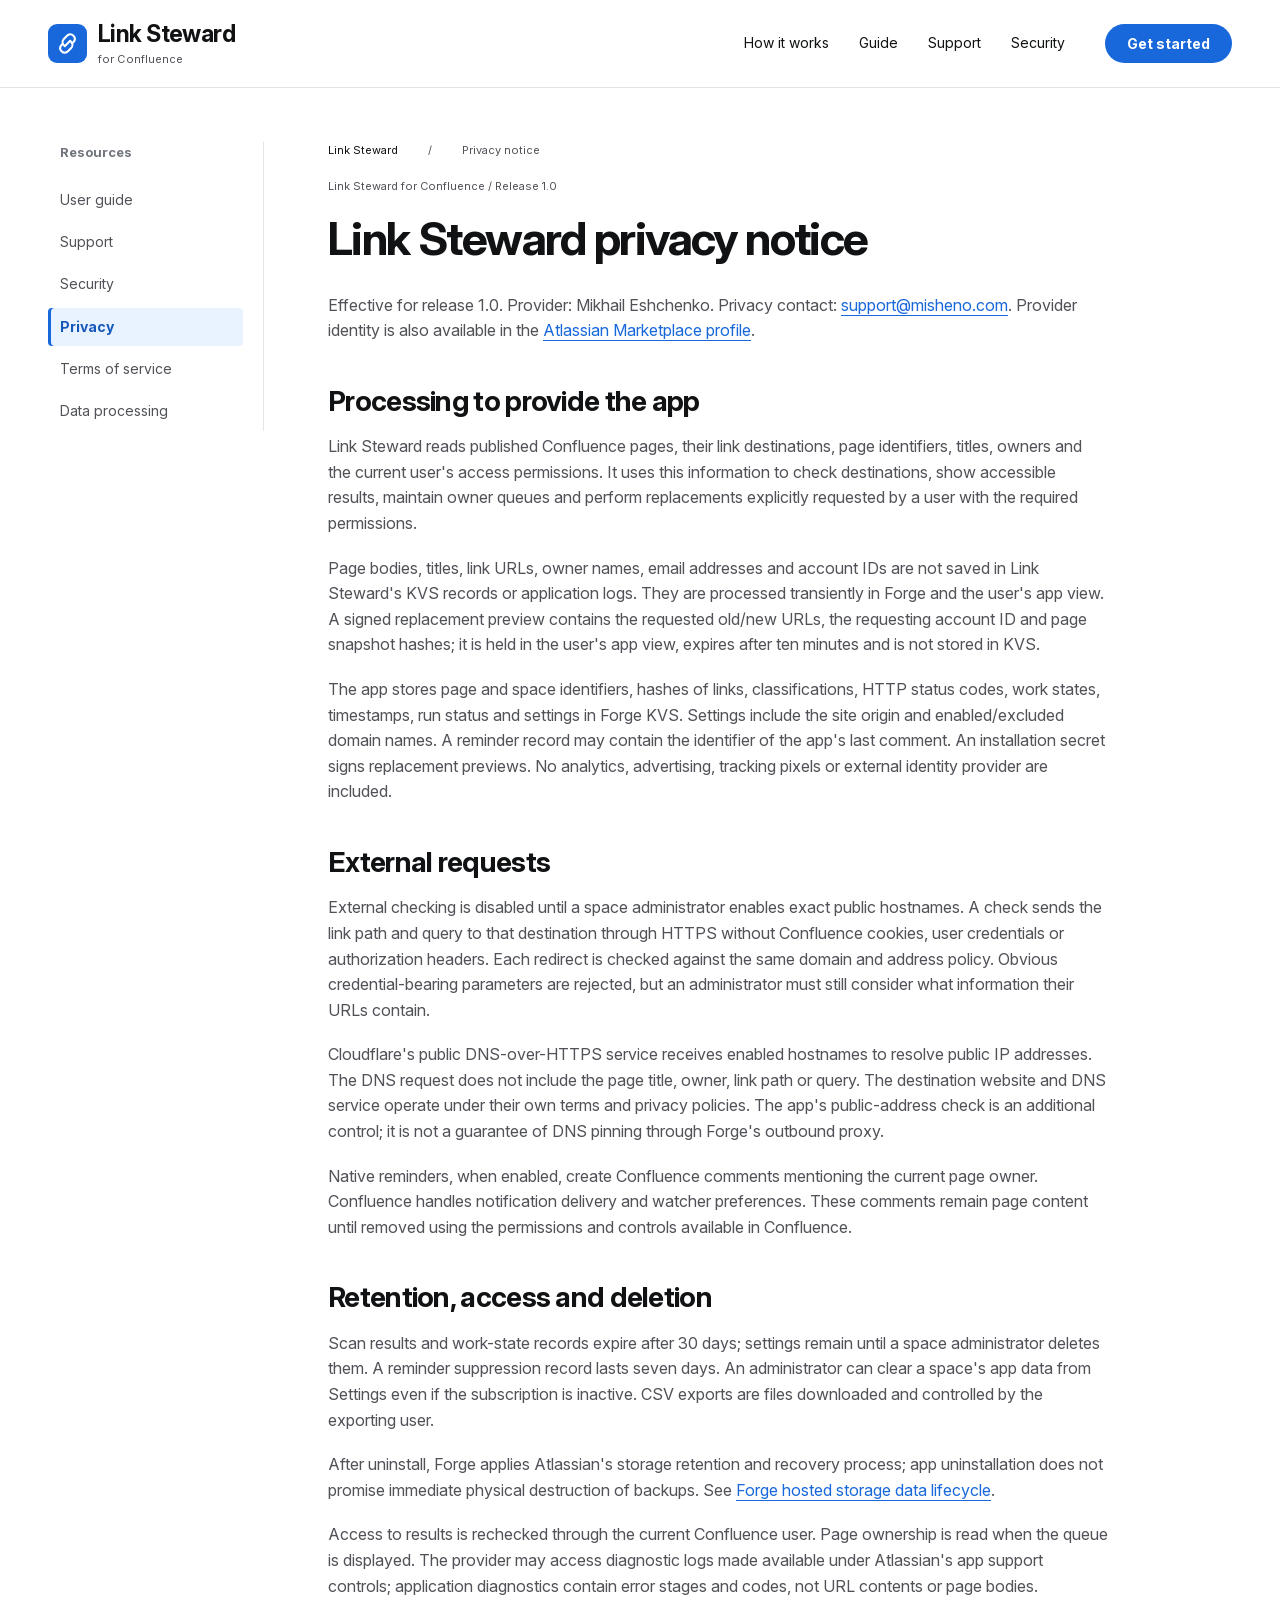
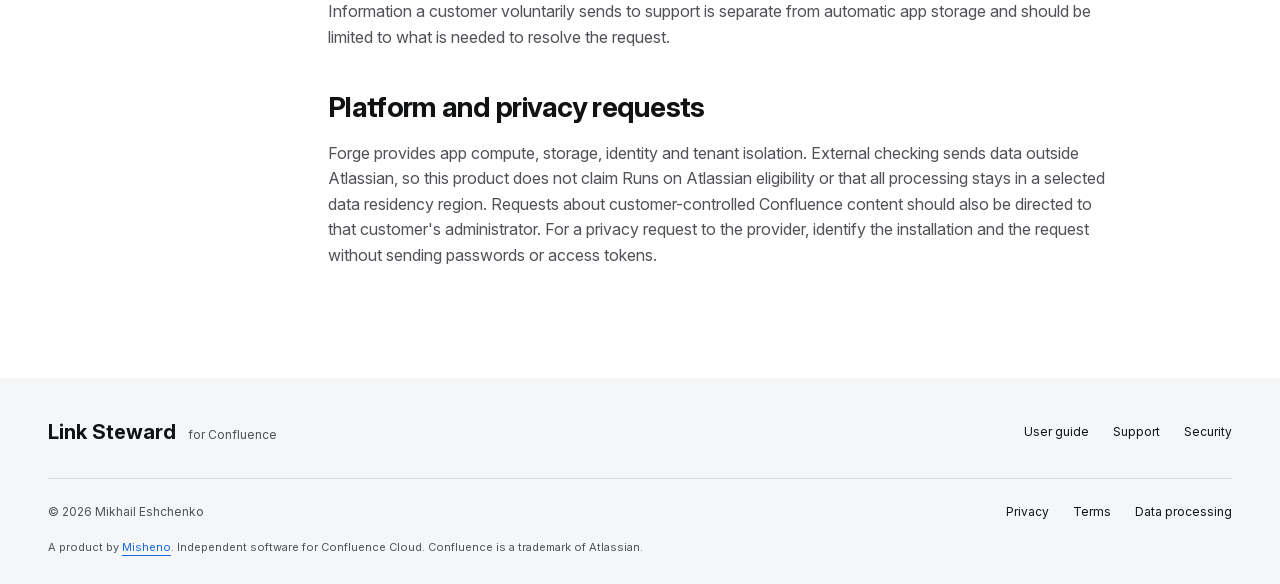
<file: public/privacy.html>
<!DOCTYPE html>
<html lang="en"><head><meta charset="utf-8"><meta name="viewport" content="width=device-width, initial-scale=1"><link rel="stylesheet" href="assets/app.css"><title>Privacy Notice | Link Steward for Confluence</title><meta name="description" content="Read how Link Steward processes Confluence data, checks external destinations, stores scan results, and handles retention, deletion, and privacy requests.">
<link rel="icon" type="image/svg+xml" href="favicon.svg">
  <link rel="canonical" href="https://misheno.com/link-steward/privacy.html">
  <meta property="og:type" content="website">
  <meta property="og:site_name" content="Link Steward for Confluence">
  <meta property="og:locale" content="en_US">
  <meta property="og:title" content="Privacy Notice | Link Steward for Confluence">
  <meta property="og:description" content="Read how Link Steward processes Confluence data, checks external destinations, stores scan results, and handles retention, deletion, and privacy requests.">
  <meta property="og:url" content="https://misheno.com/link-steward/privacy.html">
  <meta property="og:image" content="https://misheno.com/link-steward/assets/social-card.png">
  <meta property="og:image:type" content="image/png">
  <meta property="og:image:width" content="1200">
  <meta property="og:image:height" content="630">
  <meta property="og:image:alt" content="Link Steward for Confluence: Keep your team&#x27;s knowledge connected. A hand reconnects blue links across a stack of documents.">
  <meta name="twitter:card" content="summary_large_image">
  <meta name="twitter:title" content="Privacy Notice | Link Steward for Confluence">
  <meta name="twitter:description" content="Read how Link Steward processes Confluence data, checks external destinations, stores scan results, and handles retention, deletion, and privacy requests.">
  <meta name="twitter:image" content="https://misheno.com/link-steward/assets/social-card.png">
  <meta name="twitter:image:alt" content="Link Steward for Confluence: Keep your team&#x27;s knowledge connected. A hand reconnects blue links across a stack of documents.">
  <meta name="robots" content="max-image-preview:large">
  <script type="application/ld+json">
{
  "@context": "https://schema.org",
  "@graph": [
    {
      "@type": "WebPage",
      "@id": "https://misheno.com/link-steward/privacy.html#webpage",
      "url": "https://misheno.com/link-steward/privacy.html",
      "name": "Privacy Notice | Link Steward for Confluence",
      "description": "Read how Link Steward processes Confluence data, checks external destinations, stores scan results, and handles retention, deletion, and privacy requests.",
      "inLanguage": "en",
      "isPartOf": {
        "@type": "WebSite",
        "@id": "https://misheno.com/#website",
        "url": "https://misheno.com/",
        "name": "Misheno"
      },
      "primaryImageOfPage": {
        "@type": "ImageObject",
        "url": "https://misheno.com/link-steward/assets/social-card.png",
        "width": 1200,
        "height": 630
      },
      "breadcrumb": {
        "@id": "https://misheno.com/link-steward/privacy.html#breadcrumb"
      }
    },
    {
      "@type": "BreadcrumbList",
      "@id": "https://misheno.com/link-steward/privacy.html#breadcrumb",
      "itemListElement": [
        {
          "@type": "ListItem",
          "position": 1,
          "name": "Link Steward",
          "item": "https://misheno.com/link-steward/"
        },
        {
          "@type": "ListItem",
          "position": 2,
          "name": "Privacy notice",
          "item": "https://misheno.com/link-steward/privacy.html"
        }
      ]
    }
  ]
}
  </script>
</head>
<body><a class="skip" href="#content">Skip to content</a><header class="site-header">
    <a class="brand" href="./"><svg aria-hidden="true" viewBox="0 0 32 32"><path d="M13 19l6-6m-8 3-2 2a5 5 0 007 7l4-4a5 5 0 000-7m1 2 2-2a5 5 0 00-7-7l-4 4a5 5 0 000 7"/></svg><span>Link Steward<small>for Confluence</small></span></a>
    <nav aria-label="Main"><a class="nav-overview" href="./#how-it-works">How it works</a><a href="guide.html">Guide</a><a href="support.html">Support</a><a href="security.html">Security</a></nav>
    <a class="button header-cta" href="guide.html#set-up-a-space">Get started</a>
  </header>
<main id="content"><div class="document"><nav class="doc-nav" aria-label="Documentation"><a href="guide.html">User guide</a><a href="support.html">Support</a><a href="security.html">Security</a><a href="privacy.html" aria-current="page">Privacy</a><a href="terms.html">Terms of service</a><a href="dpa.html">Data processing</a></nav>
<article class="prose">
<nav class="doc-date" aria-label="Breadcrumb"><a href="./">Link Steward</a> / <span>Privacy notice</span></nav>
<p class="doc-date">Link Steward for Confluence / Release 1.0</p>
<h1>Link Steward privacy notice</h1><p>Effective for release 1.0. Provider: Mikhail Eshchenko. Privacy contact: <a href="mailto:support@misheno.com">support@misheno.com</a>. Provider identity is also available in the <a href="https://marketplace.atlassian.com/vendors/923094361/">Atlassian Marketplace profile</a>.</p>
<h2 id="processing-to-provide-the-app">Processing to provide the app</h2><p>Link Steward reads published Confluence pages, their link destinations, page identifiers, titles, owners and the current user's access permissions. It uses this information to check destinations, show accessible results, maintain owner queues and perform replacements explicitly requested by a user with the required permissions.</p>
<p>Page bodies, titles, link URLs, owner names, email addresses and account IDs are not saved in Link Steward's KVS records or application logs. They are processed transiently in Forge and the user's app view. A signed replacement preview contains the requested old/new URLs, the requesting account ID and page snapshot hashes; it is held in the user's app view, expires after ten minutes and is not stored in KVS.</p>
<p>The app stores page and space identifiers, hashes of links, classifications, HTTP status codes, work states, timestamps, run status and settings in Forge KVS. Settings include the site origin and enabled/excluded domain names. A reminder record may contain the identifier of the app's last comment. An installation secret signs replacement previews. No analytics, advertising, tracking pixels or external identity provider are included.</p>
<h2 id="external-requests">External requests</h2><p>External checking is disabled until a space administrator enables exact public hostnames. A check sends the link path and query to that destination through HTTPS without Confluence cookies, user credentials or authorization headers. Each redirect is checked against the same domain and address policy. Obvious credential-bearing parameters are rejected, but an administrator must still consider what information their URLs contain.</p>
<p>Cloudflare's public DNS-over-HTTPS service receives enabled hostnames to resolve public IP addresses. The DNS request does not include the page title, owner, link path or query. The destination website and DNS service operate under their own terms and privacy policies. The app's public-address check is an additional control; it is not a guarantee of DNS pinning through Forge's outbound proxy.</p>
<p>Native reminders, when enabled, create Confluence comments mentioning the current page owner. Confluence handles notification delivery and watcher preferences. These comments remain page content until removed using the permissions and controls available in Confluence.</p>
<h2 id="retention-access-and-deletion">Retention, access and deletion</h2><p>Scan results and work-state records expire after 30 days; settings remain until a space administrator deletes them. A reminder suppression record lasts seven days. An administrator can clear a space's app data from Settings even if the subscription is inactive. CSV exports are files downloaded and controlled by the exporting user.</p>
<p>After uninstall, Forge applies Atlassian's storage retention and recovery process; app uninstallation does not promise immediate physical destruction of backups. See <a href="https://developer.atlassian.com/platform/forge/storage-reference/hosted-storage-data-lifecycle/">Forge hosted storage data lifecycle</a>.</p>
<p>Access to results is rechecked through the current Confluence user. Page ownership is read when the queue is displayed. The provider may access diagnostic logs made available under Atlassian's app support controls; application diagnostics contain error stages and codes, not URL contents or page bodies. Information a customer voluntarily sends to support is separate from automatic app storage and should be limited to what is needed to resolve the request.</p>
<h2 id="platform-and-privacy-requests">Platform and privacy requests</h2><p>Forge provides app compute, storage, identity and tenant isolation. External checking sends data outside Atlassian, so this product does not claim Runs on Atlassian eligibility or that all processing stays in a selected data residency region. Requests about customer-controlled Confluence content should also be directed to that customer's administrator. For a privacy request to the provider, identify the installation and the request without sending passwords or access tokens.</p>
</article>
</div></main>
<footer><div class="footer-top"><a class="footer-brand" href="./">Link Steward <span>for Confluence</span></a><nav aria-label="Resources"><a href="guide.html">User guide</a><a href="support.html">Support</a><a href="security.html">Security</a></nav></div><div class="footer-bottom"><span>© 2026 Mikhail Eshchenko</span><nav aria-label="Legal"><a href="privacy.html">Privacy</a><a href="terms.html">Terms</a><a href="dpa.html">Data processing</a></nav></div><p>A product by <a href="https://misheno.com/">Misheno</a>. Independent software for Confluence Cloud. Confluence is a trademark of Atlassian.</p></footer>
</body></html>
</file>
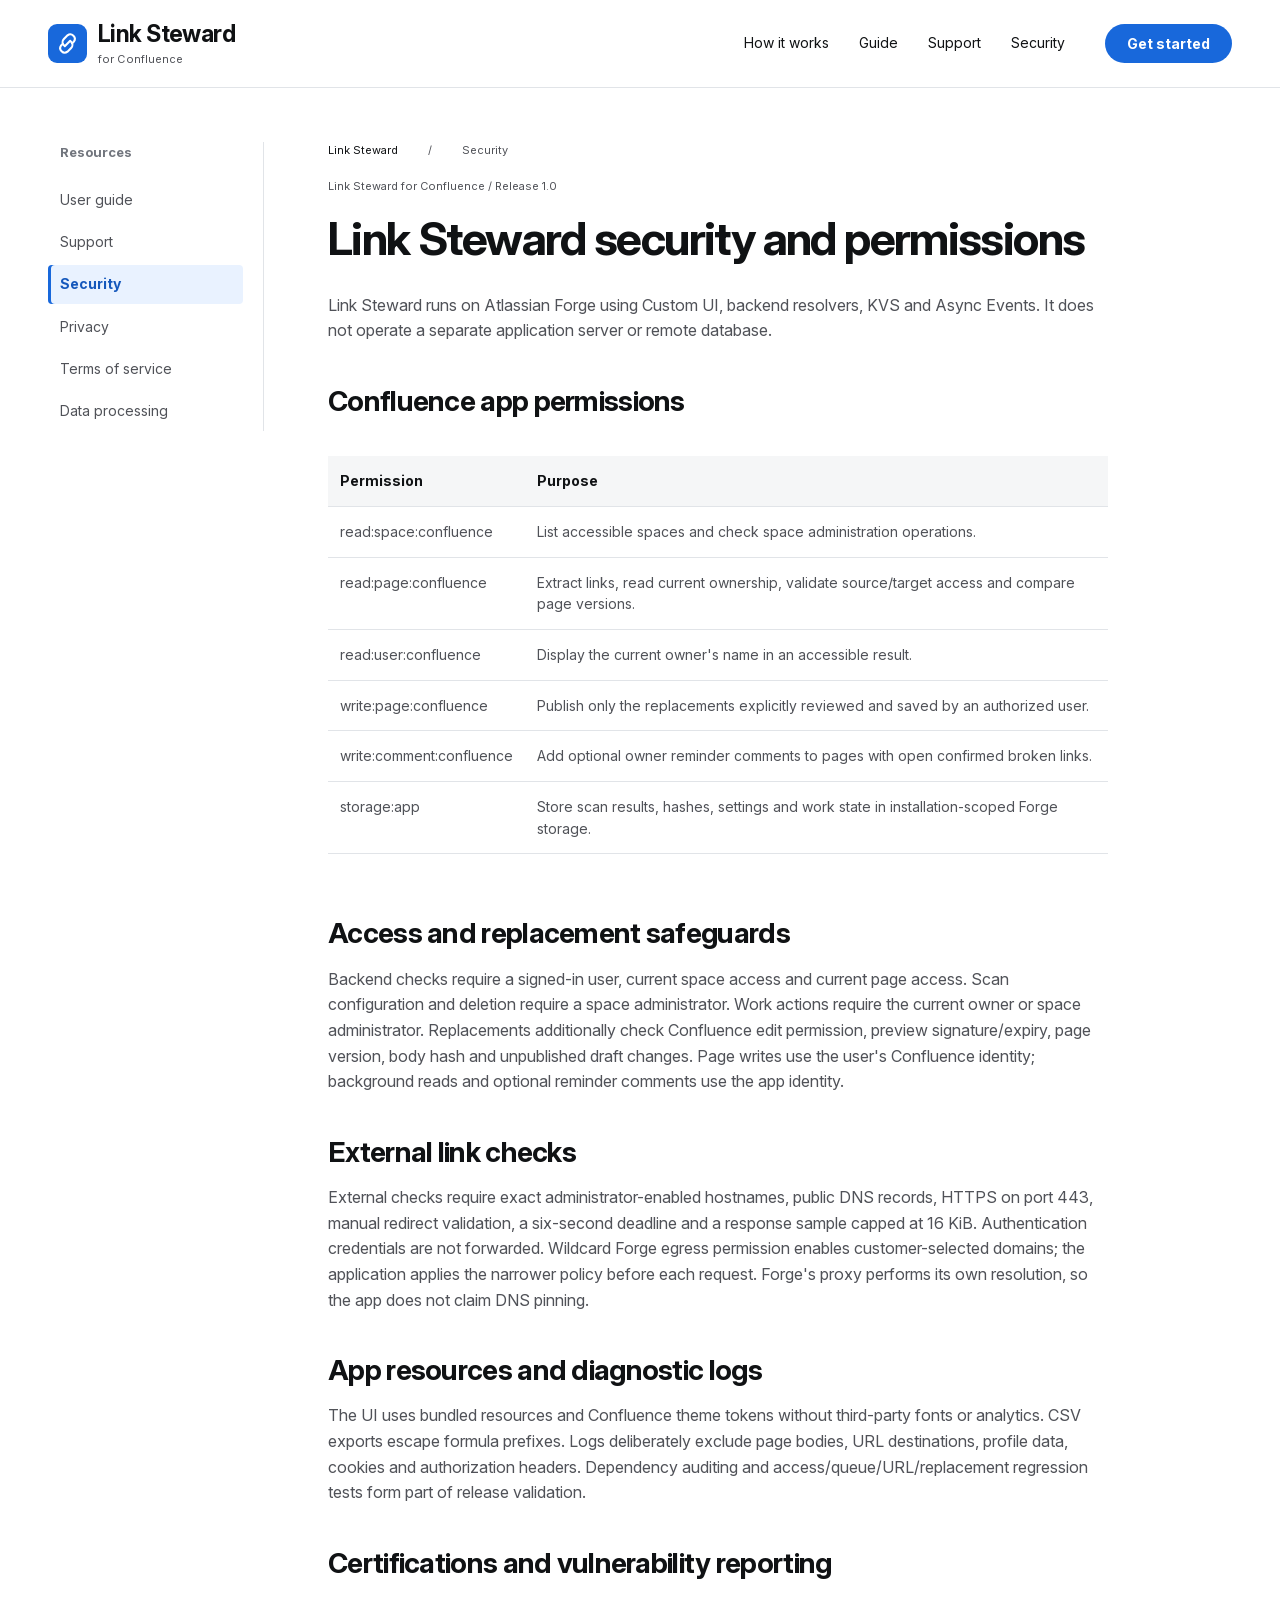
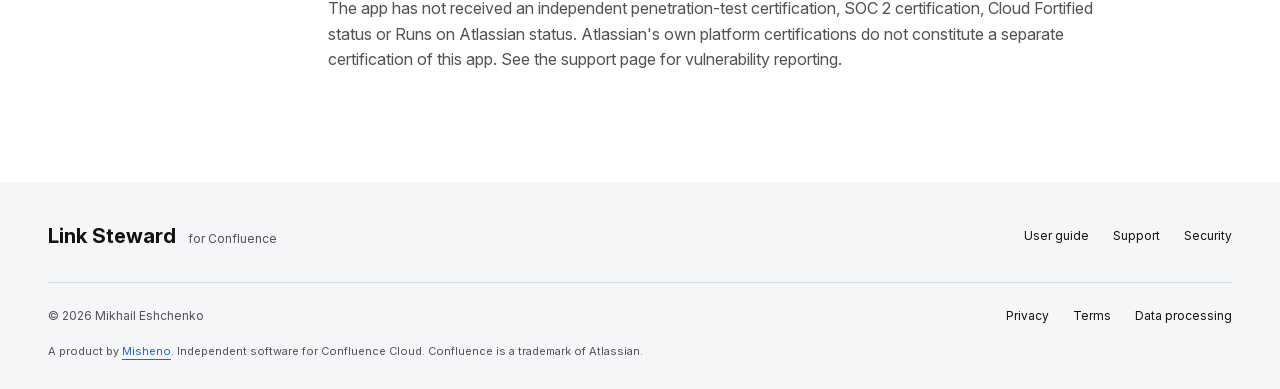
<file: public/security.html>
<!DOCTYPE html>
<html lang="en"><head><meta charset="utf-8"><meta name="viewport" content="width=device-width, initial-scale=1"><link rel="stylesheet" href="assets/app.css"><title>Security &amp; Permissions | Link Steward for Confluence</title><meta name="description" content="Review Link Steward security for Confluence Cloud: Forge hosting, app permissions, external link checks, replacement safeguards, and vulnerability reporting.">
<link rel="icon" type="image/svg+xml" href="favicon.svg">
  <link rel="canonical" href="https://misheno.com/link-steward/security.html">
  <meta property="og:type" content="website">
  <meta property="og:site_name" content="Link Steward for Confluence">
  <meta property="og:locale" content="en_US">
  <meta property="og:title" content="Security &amp; Permissions | Link Steward for Confluence">
  <meta property="og:description" content="Review Link Steward security for Confluence Cloud: Forge hosting, app permissions, external link checks, replacement safeguards, and vulnerability reporting.">
  <meta property="og:url" content="https://misheno.com/link-steward/security.html">
  <meta property="og:image" content="https://misheno.com/link-steward/assets/social-card.png">
  <meta property="og:image:type" content="image/png">
  <meta property="og:image:width" content="1200">
  <meta property="og:image:height" content="630">
  <meta property="og:image:alt" content="Link Steward for Confluence: Keep your team&#x27;s knowledge connected. A hand reconnects blue links across a stack of documents.">
  <meta name="twitter:card" content="summary_large_image">
  <meta name="twitter:title" content="Security &amp; Permissions | Link Steward for Confluence">
  <meta name="twitter:description" content="Review Link Steward security for Confluence Cloud: Forge hosting, app permissions, external link checks, replacement safeguards, and vulnerability reporting.">
  <meta name="twitter:image" content="https://misheno.com/link-steward/assets/social-card.png">
  <meta name="twitter:image:alt" content="Link Steward for Confluence: Keep your team&#x27;s knowledge connected. A hand reconnects blue links across a stack of documents.">
  <meta name="robots" content="max-image-preview:large">
  <script type="application/ld+json">
{
  "@context": "https://schema.org",
  "@graph": [
    {
      "@type": "WebPage",
      "@id": "https://misheno.com/link-steward/security.html#webpage",
      "url": "https://misheno.com/link-steward/security.html",
      "name": "Security & Permissions | Link Steward for Confluence",
      "description": "Review Link Steward security for Confluence Cloud: Forge hosting, app permissions, external link checks, replacement safeguards, and vulnerability reporting.",
      "inLanguage": "en",
      "isPartOf": {
        "@type": "WebSite",
        "@id": "https://misheno.com/#website",
        "url": "https://misheno.com/",
        "name": "Misheno"
      },
      "primaryImageOfPage": {
        "@type": "ImageObject",
        "url": "https://misheno.com/link-steward/assets/social-card.png",
        "width": 1200,
        "height": 630
      },
      "breadcrumb": {
        "@id": "https://misheno.com/link-steward/security.html#breadcrumb"
      }
    },
    {
      "@type": "BreadcrumbList",
      "@id": "https://misheno.com/link-steward/security.html#breadcrumb",
      "itemListElement": [
        {
          "@type": "ListItem",
          "position": 1,
          "name": "Link Steward",
          "item": "https://misheno.com/link-steward/"
        },
        {
          "@type": "ListItem",
          "position": 2,
          "name": "Security",
          "item": "https://misheno.com/link-steward/security.html"
        }
      ]
    }
  ]
}
  </script>
</head>
<body><a class="skip" href="#content">Skip to content</a><header class="site-header">
    <a class="brand" href="./"><svg aria-hidden="true" viewBox="0 0 32 32"><path d="M13 19l6-6m-8 3-2 2a5 5 0 007 7l4-4a5 5 0 000-7m1 2 2-2a5 5 0 00-7-7l-4 4a5 5 0 000 7"/></svg><span>Link Steward<small>for Confluence</small></span></a>
    <nav aria-label="Main"><a class="nav-overview" href="./#how-it-works">How it works</a><a href="guide.html">Guide</a><a href="support.html">Support</a><a href="security.html">Security</a></nav>
    <a class="button header-cta" href="guide.html#set-up-a-space">Get started</a>
  </header>
<main id="content"><div class="document"><nav class="doc-nav" aria-label="Documentation"><a href="guide.html">User guide</a><a href="support.html">Support</a><a href="security.html" aria-current="page">Security</a><a href="privacy.html">Privacy</a><a href="terms.html">Terms of service</a><a href="dpa.html">Data processing</a></nav>
<article class="prose">
<nav class="doc-date" aria-label="Breadcrumb"><a href="./">Link Steward</a> / <span>Security</span></nav>
<p class="doc-date">Link Steward for Confluence / Release 1.0</p>
<h1>Link Steward security and permissions</h1><p>Link Steward runs on Atlassian Forge using Custom UI, backend resolvers, KVS and Async Events. It does not operate a separate application server or remote database.</p>
<h2 id="app-permissions">Confluence app permissions</h2>
<div class="table-wrap"><table><thead><tr><th>Permission</th><th>Purpose</th></tr></thead><tbody><tr><td>read:space:confluence</td><td>List accessible spaces and check space administration operations.</td></tr><tr><td>read:page:confluence</td><td>Extract links, read current ownership, validate source/target access and compare page versions.</td></tr><tr><td>read:user:confluence</td><td>Display the current owner's name in an accessible result.</td></tr><tr><td>write:page:confluence</td><td>Publish only the replacements explicitly reviewed and saved by an authorized user.</td></tr><tr><td>write:comment:confluence</td><td>Add optional owner reminder comments to pages with open confirmed broken links.</td></tr><tr><td>storage:app</td><td>Store scan results, hashes, settings and work state in installation-scoped Forge storage.</td></tr></tbody></table>
</div><h2 id="access-and-replacements">Access and replacement safeguards</h2>
<p>Backend checks require a signed-in user, current space access and current page access. Scan configuration and deletion require a space administrator. Work actions require the current owner or space administrator. Replacements additionally check Confluence edit permission, preview signature/expiry, page version, body hash and unpublished draft changes. Page writes use the user's Confluence identity; background reads and optional reminder comments use the app identity.</p>
<h2 id="external-link-checks">External link checks</h2>
<p>External checks require exact administrator-enabled hostnames, public DNS records, HTTPS on port 443, manual redirect validation, a six-second deadline and a response sample capped at 16 KiB. Authentication credentials are not forwarded. Wildcard Forge egress permission enables customer-selected domains; the application applies the narrower policy before each request. Forge's proxy performs its own resolution, so the app does not claim DNS pinning.</p>
<h2 id="resources-and-logs">App resources and diagnostic logs</h2>
<p>The UI uses bundled resources and Confluence theme tokens without third-party fonts or analytics. CSV exports escape formula prefixes. Logs deliberately exclude page bodies, URL destinations, profile data, cookies and authorization headers. Dependency auditing and access/queue/URL/replacement regression tests form part of release validation.</p>
<h2 id="certifications-and-reporting">Certifications and vulnerability reporting</h2>
<p>The app has not received an independent penetration-test certification, SOC 2 certification, Cloud Fortified status or Runs on Atlassian status. Atlassian's own platform certifications do not constitute a separate certification of this app. See the support page for vulnerability reporting.</p>
</article>
</div></main>
<footer><div class="footer-top"><a class="footer-brand" href="./">Link Steward <span>for Confluence</span></a><nav aria-label="Resources"><a href="guide.html">User guide</a><a href="support.html">Support</a><a href="security.html">Security</a></nav></div><div class="footer-bottom"><span>© 2026 Mikhail Eshchenko</span><nav aria-label="Legal"><a href="privacy.html">Privacy</a><a href="terms.html">Terms</a><a href="dpa.html">Data processing</a></nav></div><p>A product by <a href="https://misheno.com/">Misheno</a>. Independent software for Confluence Cloud. Confluence is a trademark of Atlassian.</p></footer>
</body></html>
</file>
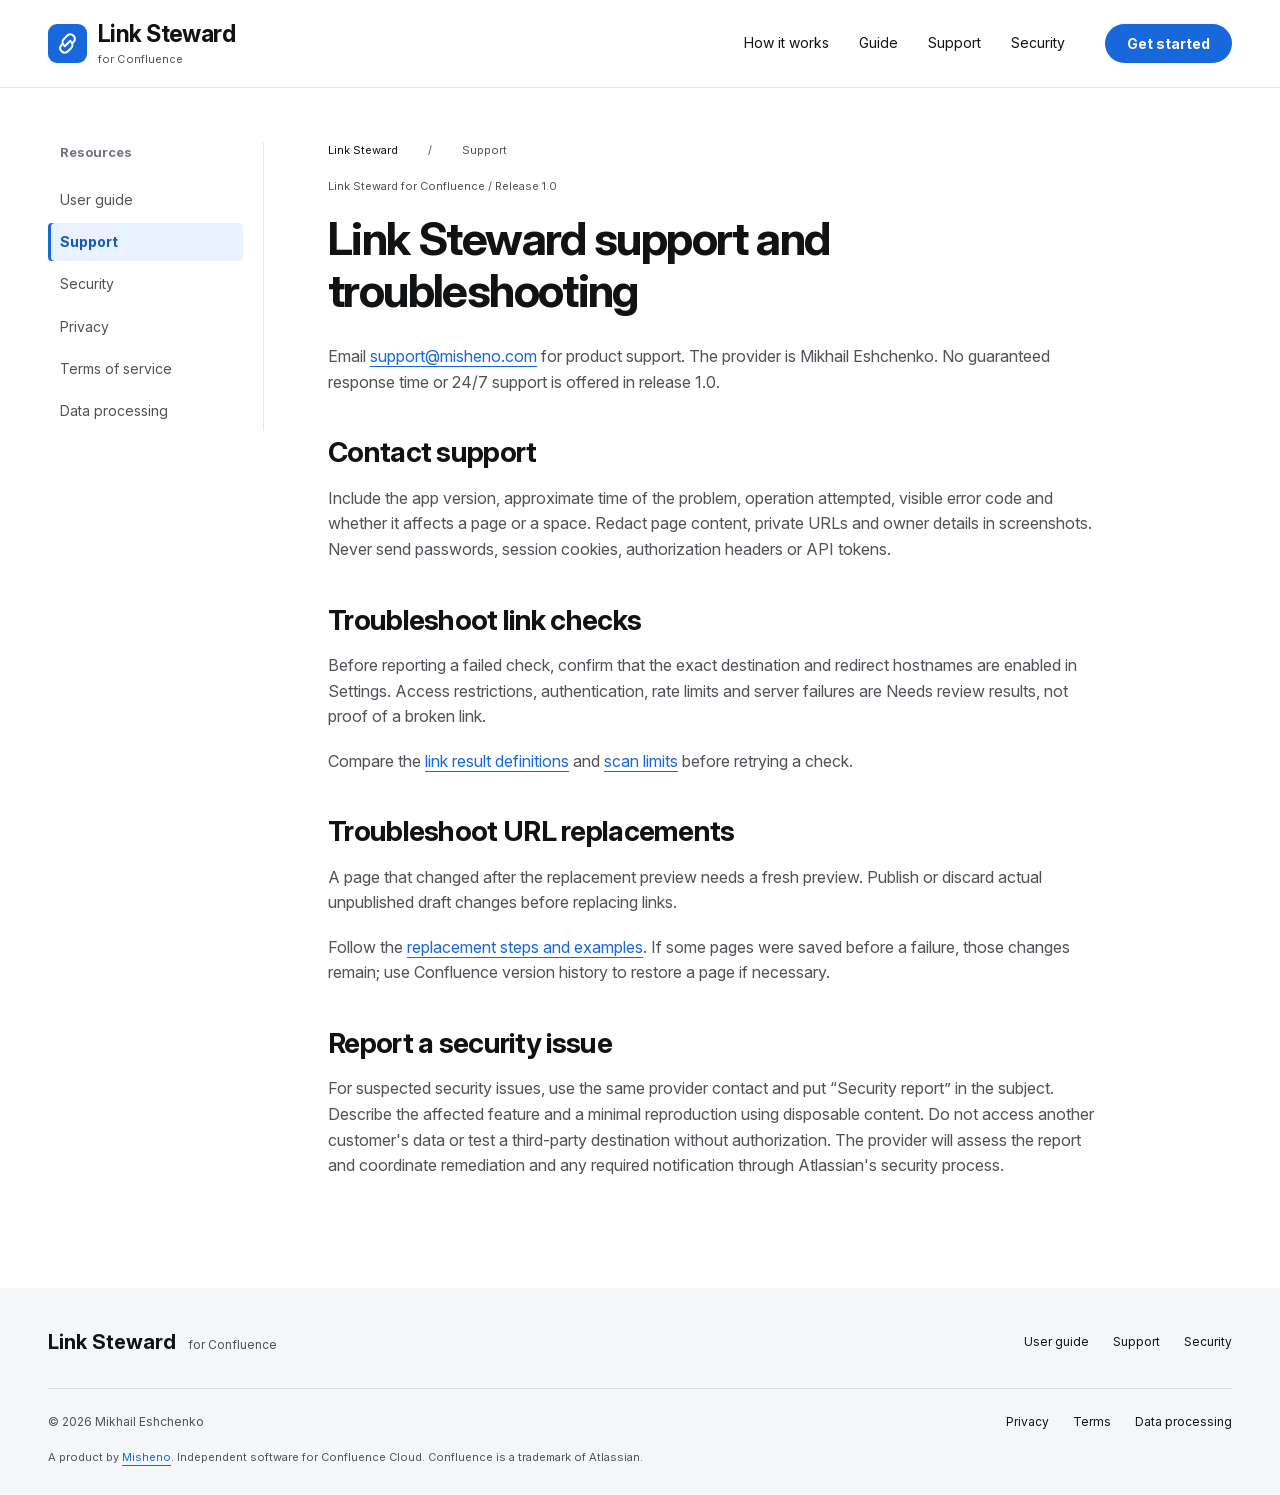
<file: public/support.html>
<!DOCTYPE html>
<html lang="en"><head><meta charset="utf-8"><meta name="viewport" content="width=device-width, initial-scale=1"><link rel="stylesheet" href="assets/app.css"><title>Support &amp; Troubleshooting | Link Steward for Confluence</title><meta name="description" content="Get help with Link Steward for Confluence: troubleshoot link checks and URL replacements, contact support, or report a suspected security issue.">
<link rel="icon" type="image/svg+xml" href="favicon.svg">
  <link rel="canonical" href="https://misheno.com/link-steward/support.html">
  <meta property="og:type" content="website">
  <meta property="og:site_name" content="Link Steward for Confluence">
  <meta property="og:locale" content="en_US">
  <meta property="og:title" content="Support &amp; Troubleshooting | Link Steward for Confluence">
  <meta property="og:description" content="Get help with Link Steward for Confluence: troubleshoot link checks and URL replacements, contact support, or report a suspected security issue.">
  <meta property="og:url" content="https://misheno.com/link-steward/support.html">
  <meta property="og:image" content="https://misheno.com/link-steward/assets/social-card.png">
  <meta property="og:image:type" content="image/png">
  <meta property="og:image:width" content="1200">
  <meta property="og:image:height" content="630">
  <meta property="og:image:alt" content="Link Steward for Confluence: Keep your team&#x27;s knowledge connected. A hand reconnects blue links across a stack of documents.">
  <meta name="twitter:card" content="summary_large_image">
  <meta name="twitter:title" content="Support &amp; Troubleshooting | Link Steward for Confluence">
  <meta name="twitter:description" content="Get help with Link Steward for Confluence: troubleshoot link checks and URL replacements, contact support, or report a suspected security issue.">
  <meta name="twitter:image" content="https://misheno.com/link-steward/assets/social-card.png">
  <meta name="twitter:image:alt" content="Link Steward for Confluence: Keep your team&#x27;s knowledge connected. A hand reconnects blue links across a stack of documents.">
  <meta name="robots" content="max-image-preview:large">
  <script type="application/ld+json">
{
  "@context": "https://schema.org",
  "@graph": [
    {
      "@type": "WebPage",
      "@id": "https://misheno.com/link-steward/support.html#webpage",
      "url": "https://misheno.com/link-steward/support.html",
      "name": "Support & Troubleshooting | Link Steward for Confluence",
      "description": "Get help with Link Steward for Confluence: troubleshoot link checks and URL replacements, contact support, or report a suspected security issue.",
      "inLanguage": "en",
      "isPartOf": {
        "@type": "WebSite",
        "@id": "https://misheno.com/#website",
        "url": "https://misheno.com/",
        "name": "Misheno"
      },
      "primaryImageOfPage": {
        "@type": "ImageObject",
        "url": "https://misheno.com/link-steward/assets/social-card.png",
        "width": 1200,
        "height": 630
      },
      "breadcrumb": {
        "@id": "https://misheno.com/link-steward/support.html#breadcrumb"
      }
    },
    {
      "@type": "BreadcrumbList",
      "@id": "https://misheno.com/link-steward/support.html#breadcrumb",
      "itemListElement": [
        {
          "@type": "ListItem",
          "position": 1,
          "name": "Link Steward",
          "item": "https://misheno.com/link-steward/"
        },
        {
          "@type": "ListItem",
          "position": 2,
          "name": "Support",
          "item": "https://misheno.com/link-steward/support.html"
        }
      ]
    }
  ]
}
  </script>
</head>
<body><a class="skip" href="#content">Skip to content</a><header class="site-header">
    <a class="brand" href="./"><svg aria-hidden="true" viewBox="0 0 32 32"><path d="M13 19l6-6m-8 3-2 2a5 5 0 007 7l4-4a5 5 0 000-7m1 2 2-2a5 5 0 00-7-7l-4 4a5 5 0 000 7"/></svg><span>Link Steward<small>for Confluence</small></span></a>
    <nav aria-label="Main"><a class="nav-overview" href="./#how-it-works">How it works</a><a href="guide.html">Guide</a><a href="support.html">Support</a><a href="security.html">Security</a></nav>
    <a class="button header-cta" href="guide.html#set-up-a-space">Get started</a>
  </header>
<main id="content"><div class="document"><nav class="doc-nav" aria-label="Documentation"><a href="guide.html">User guide</a><a href="support.html" aria-current="page">Support</a><a href="security.html">Security</a><a href="privacy.html">Privacy</a><a href="terms.html">Terms of service</a><a href="dpa.html">Data processing</a></nav>
<article class="prose">
<nav class="doc-date" aria-label="Breadcrumb"><a href="./">Link Steward</a> / <span>Support</span></nav>
<p class="doc-date">Link Steward for Confluence / Release 1.0</p>
<h1>Link Steward support and troubleshooting</h1><p>Email <a href="mailto:support@misheno.com">support@misheno.com</a> for product support. The provider is Mikhail Eshchenko. No guaranteed response time or 24/7 support is offered in release 1.0.</p>
<h2 id="contact-support">Contact support</h2>
<p>Include the app version, approximate time of the problem, operation attempted, visible error code and whether it affects a page or a space. Redact page content, private URLs and owner details in screenshots. Never send passwords, session cookies, authorization headers or API tokens.</p>
<h2 id="link-check-troubleshooting">Troubleshoot link checks</h2>
<p>Before reporting a failed check, confirm that the exact destination and redirect hostnames are enabled in Settings. Access restrictions, authentication, rate limits and server failures are Needs review results, not proof of a broken link. </p>
<p>Compare the <a href="guide.html#review-the-queue">link result definitions</a> and <a href="guide.html#limits-and-recovery">scan limits</a> before retrying a check.</p>
<h2 id="replacement-troubleshooting">Troubleshoot URL replacements</h2>
<p>A page that changed after the replacement preview needs a fresh preview. Publish or discard actual unpublished draft changes before replacing links.</p>
<p>Follow the <a href="guide.html#replace-links">replacement steps and examples</a>. If some pages were saved before a failure, those changes remain; use Confluence version history to restore a page if necessary.</p>
<h2 id="report-a-security-issue">Report a security issue</h2>
<p>For suspected security issues, use the same provider contact and put “Security report” in the subject. Describe the affected feature and a minimal reproduction using disposable content. Do not access another customer's data or test a third-party destination without authorization. The provider will assess the report and coordinate remediation and any required notification through Atlassian's security process.</p>
</article>
</div></main>
<footer><div class="footer-top"><a class="footer-brand" href="./">Link Steward <span>for Confluence</span></a><nav aria-label="Resources"><a href="guide.html">User guide</a><a href="support.html">Support</a><a href="security.html">Security</a></nav></div><div class="footer-bottom"><span>© 2026 Mikhail Eshchenko</span><nav aria-label="Legal"><a href="privacy.html">Privacy</a><a href="terms.html">Terms</a><a href="dpa.html">Data processing</a></nav></div><p>A product by <a href="https://misheno.com/">Misheno</a>. Independent software for Confluence Cloud. Confluence is a trademark of Atlassian.</p></footer>
</body></html>
</file>
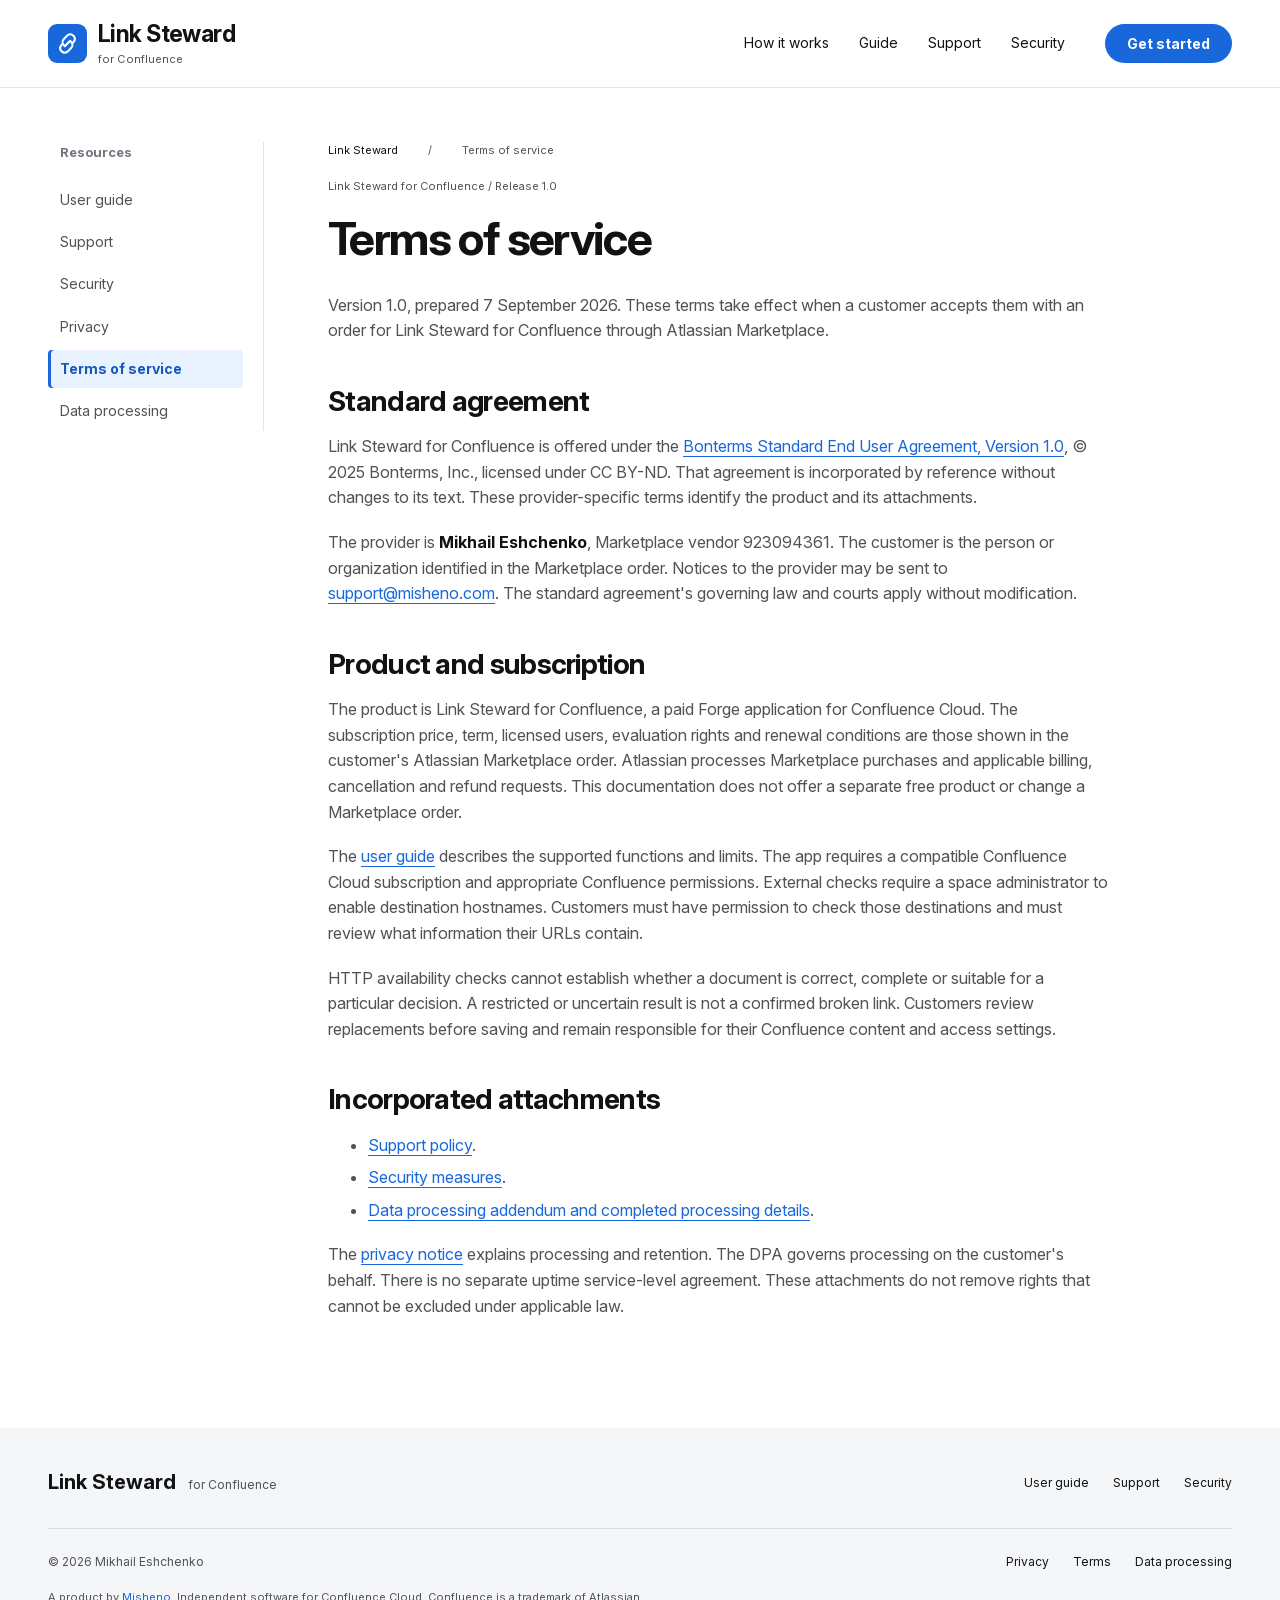
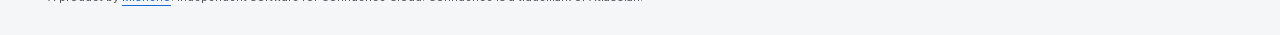
<file: public/terms.html>
<!DOCTYPE html>
<html lang="en"><head><meta charset="utf-8"><meta name="viewport" content="width=device-width, initial-scale=1"><link rel="stylesheet" href="assets/app.css"><title>Terms of Service | Link Steward for Confluence</title><meta name="description" content="Read the terms for Link Steward for Confluence, including the Bonterms agreement, Marketplace subscriptions, supported use, and incorporated attachments.">
<link rel="icon" type="image/svg+xml" href="favicon.svg">
  <link rel="canonical" href="https://misheno.com/link-steward/terms.html">
  <meta property="og:type" content="website">
  <meta property="og:site_name" content="Link Steward for Confluence">
  <meta property="og:locale" content="en_US">
  <meta property="og:title" content="Terms of Service | Link Steward for Confluence">
  <meta property="og:description" content="Read the terms for Link Steward for Confluence, including the Bonterms agreement, Marketplace subscriptions, supported use, and incorporated attachments.">
  <meta property="og:url" content="https://misheno.com/link-steward/terms.html">
  <meta property="og:image" content="https://misheno.com/link-steward/assets/social-card.png">
  <meta property="og:image:type" content="image/png">
  <meta property="og:image:width" content="1200">
  <meta property="og:image:height" content="630">
  <meta property="og:image:alt" content="Link Steward for Confluence: Keep your team&#x27;s knowledge connected. A hand reconnects blue links across a stack of documents.">
  <meta name="twitter:card" content="summary_large_image">
  <meta name="twitter:title" content="Terms of Service | Link Steward for Confluence">
  <meta name="twitter:description" content="Read the terms for Link Steward for Confluence, including the Bonterms agreement, Marketplace subscriptions, supported use, and incorporated attachments.">
  <meta name="twitter:image" content="https://misheno.com/link-steward/assets/social-card.png">
  <meta name="twitter:image:alt" content="Link Steward for Confluence: Keep your team&#x27;s knowledge connected. A hand reconnects blue links across a stack of documents.">
  <meta name="robots" content="max-image-preview:large">
  <script type="application/ld+json">
{
  "@context": "https://schema.org",
  "@graph": [
    {
      "@type": "WebPage",
      "@id": "https://misheno.com/link-steward/terms.html#webpage",
      "url": "https://misheno.com/link-steward/terms.html",
      "name": "Terms of Service | Link Steward for Confluence",
      "description": "Read the terms for Link Steward for Confluence, including the Bonterms agreement, Marketplace subscriptions, supported use, and incorporated attachments.",
      "inLanguage": "en",
      "isPartOf": {
        "@type": "WebSite",
        "@id": "https://misheno.com/#website",
        "url": "https://misheno.com/",
        "name": "Misheno"
      },
      "primaryImageOfPage": {
        "@type": "ImageObject",
        "url": "https://misheno.com/link-steward/assets/social-card.png",
        "width": 1200,
        "height": 630
      },
      "breadcrumb": {
        "@id": "https://misheno.com/link-steward/terms.html#breadcrumb"
      }
    },
    {
      "@type": "BreadcrumbList",
      "@id": "https://misheno.com/link-steward/terms.html#breadcrumb",
      "itemListElement": [
        {
          "@type": "ListItem",
          "position": 1,
          "name": "Link Steward",
          "item": "https://misheno.com/link-steward/"
        },
        {
          "@type": "ListItem",
          "position": 2,
          "name": "Terms of service",
          "item": "https://misheno.com/link-steward/terms.html"
        }
      ]
    }
  ]
}
  </script>
</head>
<body><a class="skip" href="#content">Skip to content</a><header class="site-header">
    <a class="brand" href="./"><svg aria-hidden="true" viewBox="0 0 32 32"><path d="M13 19l6-6m-8 3-2 2a5 5 0 007 7l4-4a5 5 0 000-7m1 2 2-2a5 5 0 00-7-7l-4 4a5 5 0 000 7"/></svg><span>Link Steward<small>for Confluence</small></span></a>
    <nav aria-label="Main"><a class="nav-overview" href="./#how-it-works">How it works</a><a href="guide.html">Guide</a><a href="support.html">Support</a><a href="security.html">Security</a></nav>
    <a class="button header-cta" href="guide.html#set-up-a-space">Get started</a>
  </header>
<main id="content"><div class="document"><nav class="doc-nav" aria-label="Documentation"><a href="guide.html">User guide</a><a href="support.html">Support</a><a href="security.html">Security</a><a href="privacy.html">Privacy</a><a href="terms.html" aria-current="page">Terms of service</a><a href="dpa.html">Data processing</a></nav>
<article class="prose">
<nav class="doc-date" aria-label="Breadcrumb"><a href="./">Link Steward</a> / <span>Terms of service</span></nav>
<p class="doc-date">Link Steward for Confluence / Release 1.0</p>
<h1>Terms of service</h1><p>Version 1.0, prepared 7 September 2026. These terms take effect when a customer accepts them with an order for Link Steward for Confluence through Atlassian Marketplace.</p>
<h2 id="standard-agreement">Standard agreement</h2><p>Link Steward for Confluence is offered under the <a href="https://www.atlassian.com/licensing/marketplace/end-user-agreement-v1">Bonterms Standard End User Agreement, Version 1.0</a>, © 2025 Bonterms, Inc., licensed under CC BY-ND. That agreement is incorporated by reference without changes to its text. These provider-specific terms identify the product and its attachments.</p>
<p>The provider is <strong>Mikhail Eshchenko</strong>, Marketplace vendor 923094361. The customer is the person or organization identified in the Marketplace order. Notices to the provider may be sent to <a href="mailto:support@misheno.com">support@misheno.com</a>. The standard agreement's governing law and courts apply without modification.</p>
<h2 id="product-and-subscription">Product and subscription</h2><p>The product is Link Steward for Confluence, a paid Forge application for Confluence Cloud. The subscription price, term, licensed users, evaluation rights and renewal conditions are those shown in the customer's Atlassian Marketplace order. Atlassian processes Marketplace purchases and applicable billing, cancellation and refund requests. This documentation does not offer a separate free product or change a Marketplace order.</p>
<p>The <a href="guide.html">user guide</a> describes the supported functions and limits. The app requires a compatible Confluence Cloud subscription and appropriate Confluence permissions. External checks require a space administrator to enable destination hostnames. Customers must have permission to check those destinations and must review what information their URLs contain.</p>
<p>HTTP availability checks cannot establish whether a document is correct, complete or suitable for a particular decision. A restricted or uncertain result is not a confirmed broken link. Customers review replacements before saving and remain responsible for their Confluence content and access settings.</p>
<h2 id="incorporated-attachments">Incorporated attachments</h2><ul><li><a href="support.html">Support policy</a>.</li><li><a href="security.html">Security measures</a>.</li><li><a href="dpa.html">Data processing addendum and completed processing details</a>.</li></ul><p>The <a href="privacy.html">privacy notice</a> explains processing and retention. The DPA governs processing on the customer's behalf. There is no separate uptime service-level agreement. These attachments do not remove rights that cannot be excluded under applicable law.</p>
</article>
</div></main>
<footer><div class="footer-top"><a class="footer-brand" href="./">Link Steward <span>for Confluence</span></a><nav aria-label="Resources"><a href="guide.html">User guide</a><a href="support.html">Support</a><a href="security.html">Security</a></nav></div><div class="footer-bottom"><span>© 2026 Mikhail Eshchenko</span><nav aria-label="Legal"><a href="privacy.html">Privacy</a><a href="terms.html">Terms</a><a href="dpa.html">Data processing</a></nav></div><p>A product by <a href="https://misheno.com/">Misheno</a>. Independent software for Confluence Cloud. Confluence is a trademark of Atlassian.</p></footer>
</body></html>
</file>
<file: public/assets/app.css>
@font-face{font-family:"Inter";src:url("inter-variable.woff2") format("woff2");font-style:normal;font-weight:100 900;font-display:swap}
:root{--paper:#fff;--ink:#101214;--muted:#505258;--line:#e1e4e8;--accent:#1868db;--accent-hover:#1558bc;--wash:#f5f6f7;--lavender:#f3e7ff;--lime:#e6f5cc;--heading:"Inter",-apple-system,BlinkMacSystemFont,"Segoe UI",sans-serif;--body:"Inter",-apple-system,BlinkMacSystemFont,"Segoe UI",sans-serif;color-scheme:light}
*{box-sizing:border-box}html{scroll-behavior:smooth;scroll-padding-top:100px}body{margin:0;background:var(--paper);color:var(--ink);font:16px/1.6 var(--body);-webkit-font-smoothing:antialiased}a{color:var(--accent);text-underline-offset:4px}a:hover{text-decoration-thickness:2px}a:focus-visible,summary:focus-visible{outline:3px solid #4688ec;outline-offset:5px;border-radius:3px}h1,h2,h3,p{margin:0}h1,h2,h3{font-family:var(--heading);font-weight:700;line-height:1.12;letter-spacing:-.025em}h1{font-size:clamp(44px,4.6vw,64px);letter-spacing:-.035em;line-height:1.04}h2{font-size:clamp(32px,3.2vw,44px)}h3{font-size:24px}img{display:block;max-width:100%;height:auto}svg{display:block}
.section-width{width:min(1200px,calc(100% - 96px));margin-inline:auto}.site-header{max-width:1440px;margin:auto;padding:0 48px;min-height:88px;display:flex;align-items:center;gap:40px;background:#fff;border-bottom:1px solid var(--line)}.brand{display:flex;align-items:center;gap:11px;color:var(--ink);text-decoration:none;font-family:var(--heading);font-weight:700;font-size:23px;letter-spacing:-.025em;line-height:1.1;white-space:nowrap}.brand svg{width:39px;height:39px;padding:5px;fill:none;stroke:#fff;stroke-width:2.3;stroke-linecap:round;background:var(--accent);border-radius:9px}.brand small{display:block;color:var(--muted);font-family:var(--body);font-size:11px;letter-spacing:.01em;font-weight:400;margin-top:5px}nav{display:flex;align-items:center;gap:30px;font-size:14px}nav a{color:var(--ink);text-decoration:none}nav a:hover{color:var(--accent)}.site-header>nav{margin-left:auto}
.button,.primary{display:inline-flex;align-items:center;justify-content:center;gap:12px;padding:12px 24px;border:1px solid transparent;border-radius:30px;background:var(--accent);color:#fff;font-size:15px;line-height:1.4;text-decoration:none;font-weight:700;transition:background-color .15s,border-color .15s}.button:hover,.primary:hover{background:var(--accent-hover)}.button-outline{border-color:var(--ink);color:var(--ink);background:transparent}.button-outline:hover{background:var(--wash);border-color:var(--ink)}.button svg{width:18px;height:18px;fill:none;stroke:currentColor;stroke-width:1.6;stroke-linecap:round;stroke-linejoin:round}.header-cta{padding:9px 21px;font-size:14px}
.hero{display:grid;grid-template-columns:1fr 1.1fr;align-items:center;gap:20px;padding-top:70px;padding-bottom:64px}.hero-copy{position:relative;z-index:1}.product-label{display:flex;align-items:center;gap:8px;font-size:13px;color:var(--muted);margin-bottom:25px}.product-label svg{width:21px;height:21px;fill:var(--accent)}.intro{max-width:435px;font-size:20px;line-height:1.5;margin-top:25px;color:var(--muted)}.actions{display:flex;gap:14px;align-items:center;flex-wrap:wrap;margin-top:30px}.caption{font-size:12px;margin-top:20px;color:var(--muted)}.hero-art{margin-right:-26px}.hero-art img{width:100%}
.workspace-strip{display:flex;align-items:center;justify-content:space-between;gap:24px;border-block:1px solid var(--line);padding-block:25px;font-size:12px}.workspace-strip p{color:var(--muted)}.workspace-strip>span{display:flex;align-items:center;gap:9px}.workspace-strip svg{width:21px;height:21px;fill:none;stroke:var(--accent);stroke-width:1.5;stroke-linecap:round;stroke-linejoin:round;flex-shrink:0}
.workflow-section{padding-block:86px 70px}.section-heading{display:flex;justify-content:space-between;align-items:flex-end;gap:24px;margin-bottom:34px}.section-heading p{margin-top:16px;color:var(--muted)}.text-link{display:inline-flex;gap:9px;align-items:center;font-size:15px;font-weight:700;text-decoration:none}.text-link:hover{text-decoration:underline}.section-heading>.text-link{flex-shrink:0;margin-bottom:4px}.workflow{list-style:none;display:grid;grid-template-columns:repeat(3,minmax(0,1fr));gap:26px;margin:0;padding:0}.workflow>li{min-width:0}.workflow h3{font-size:24px;margin-bottom:12px;line-height:1.2}.workflow>li>p:last-child{color:var(--muted);font-size:15px;line-height:1.65}.step-label{font-size:13px;font-weight:700;color:#55565d;margin:22px 0 8px}.step-art{position:relative;display:flex;align-items:center;justify-content:center;height:224px;overflow:hidden;border-radius:8px;padding:24px}.scan-art{background:var(--lavender)}.owner-art{background:var(--lime)}.resolve-art{background:#d8e6fd}
.mini-window,.owner-window,.replace-window{background:#fff;box-shadow:0 6px 12px #182d4a14;border:1px solid #1012140d;border-radius:6px;width:100%;max-width:294px;font:10px/1.4 var(--body)}.mini-window{transform:rotate(-3deg)}.mini-window-title{display:flex;gap:7px;align-items:center;font-size:11px;font-weight:700;padding:13px 14px;border-bottom:1px solid #f0f1f3}.mini-document{color:var(--accent);font-size:15px}.tiny-dots{margin-left:auto;letter-spacing:2px;color:#70727a}.mini-row{display:flex;align-items:center;justify-content:space-between;gap:5px;padding:11px 12px;border-bottom:1px solid #f0f1f3;font-size:10px}.mini-row:last-child{border-bottom:0}.status{display:inline-block;padding:2px 5px;font-size:9px;line-height:1.4;font-weight:700;border-radius:3px;white-space:nowrap}.status-green{background:#dff3d0;color:#3f641a}.status-red{background:#ffdedb;color:#a02d23}.status-yellow{background:#fff0c0;color:#725400}.scan-sticker{position:absolute;right:15px;bottom:8px;background:#bf8be7;transform:rotate(9deg);width:45px;height:45px;border-radius:10px;display:grid;place-items:center}.scan-sticker svg{height:26px;width:26px;fill:none;stroke:#201437;stroke-width:2;stroke-linecap:round}
.owner-window{transform:rotate(2deg);margin-top:-24px}.queue-count{font:9px var(--body);padding:1px 5px;background:#f0f1f4;border-radius:4px;color:#555}.owner-task{display:flex;align-items:center;gap:9px;padding:12px}.owner-task+.owner-task{border-top:1px solid #f0f1f3}.owner-task b{font-size:10px}.owner-task>div>span{display:block;color:#606773;font-size:9px;margin-top:3px}.avatar{height:28px;width:28px;border-radius:50%;display:grid;place-items:center;font-size:9px;flex-shrink:0}.avatar-purple{color:#603a91;background:#e9d6fd}.avatar-blue{color:#194f90;background:#d5e6ff}.task-check{color:#4c7831;margin-left:auto}.owner-sticker{position:absolute;bottom:12px;left:28px;font-size:13px;font-weight:700;transform:rotate(-5deg)}.owner-sticker svg{position:absolute;width:56px;height:28px;left:136px;top:-5px;fill:none;stroke:#242d1c;stroke-width:1.5;stroke-linecap:round;stroke-linejoin:round}.replace-window{transform:rotate(-2deg)}.old-url,.new-url{margin:8px 12px 0;padding:8px;font-size:10px}.old-url{background:#fff0ee;color:#ae3c30}.new-url{background:#ecf7e4;color:#426d25}.preview-bottom{display:flex;align-items:center;justify-content:space-between;padding:12px;color:#626b79;font-size:9px}.preview-save{padding:5px 8px;background:var(--accent);color:white;border-radius:3px}.resolve-sticker{position:absolute;bottom:13px;right:16px;height:38px;width:38px;display:grid;place-items:center;background:#b9e080;color:#2d4c18;border-radius:50%;font-size:22px;transform:rotate(8deg)}.example-note{font-size:11px;color:var(--muted);margin-top:25px}
.signal-section{background:#f5f0fc}.signal-inner{display:grid;grid-template-columns:1fr 1fr;gap:100px;align-items:center;padding-block:65px}.section-kicker{font-size:14px;color:var(--muted);font-weight:700;margin-bottom:17px}.signal-inner>div>p:not(.section-kicker){color:var(--muted);max-width:440px;margin-top:20px;font-size:17px}.signal-inner .text-link{margin-top:25px}.signal-results{display:grid;gap:22px;background:#fff;border-radius:8px;padding:28px 30px;box-shadow:0 3px 0 #17132608}.signal-results>div{display:flex;gap:16px;align-items:flex-start}.signal-results>div+div{padding-top:21px;border-top:1px solid var(--line)}.signal-results h3{font-family:var(--body);font-size:16px;letter-spacing:0;margin:0 0 5px}.signal-results p{color:var(--muted);font-size:13px;line-height:1.55}.result-icon{flex-shrink:0;display:grid;place-items:center;width:29px;height:29px;border-radius:50%;font-size:18px;font-weight:700}.result-broken{background:#ffdfda;color:#a02d23}.result-review{background:#fff0ba;color:#7e5b00}.result-available{background:#e3f3cd;color:#446820}
.review-section{display:grid;grid-template-columns:1.08fr 1fr;gap:75px;align-items:center;padding-block:85px}.review-art{margin-left:-30px}.review-copy>p:not(.section-kicker){margin-top:22px;color:var(--muted);font-size:17px}.check-list{list-style:none;margin:23px 0 28px;padding:0;font-size:14px;color:var(--muted)}.check-list li{position:relative;padding-left:25px;margin-top:12px}.check-list li::before{content:"✓";position:absolute;left:0;color:#4c7831;font-weight:700}.review-copy .button{font-size:14px;padding-inline:20px}
.faq-section{display:grid;grid-template-columns:1fr 1.5fr;gap:80px;border-top:1px solid var(--line);padding-block:62px 82px}.faq-section>div>p{color:var(--muted);margin-top:23px;font-size:15px}.faq-section .text-link{margin-top:7px}.faq-list{border-top:1px solid var(--line)}details{border-bottom:1px solid var(--line)}summary{cursor:pointer;display:flex;justify-content:space-between;gap:25px;align-items:center;list-style:none;padding:23px 2px;font-size:16px;font-weight:700;line-height:1.5}summary::-webkit-details-marker{display:none}summary::after{content:"+";color:var(--accent);font-size:24px;font-weight:400;line-height:1;flex-shrink:0}details[open] summary::after{content:"−"}details p{padding:0 30px 24px 2px;color:var(--muted);font-size:15px}
.closing-cta{background:#101214;color:#fff;text-align:center;padding-block:59px 66px;overflow:hidden}.closing-cta .section-width{position:relative}.closing-cta h2{font-size:48px;line-height:1.08}.closing-cta p{font-size:16px;margin:20px 0 25px;color:#d1d4da}.closing-link{position:absolute;right:8%;top:25px;width:100px;height:100px;fill:none;stroke:#c797f5;stroke-width:5;stroke-linecap:round;transform:rotate(14deg)}footer{max-width:1440px;margin:auto;padding:38px 48px 28px;color:var(--muted);font-size:12px;background:var(--wash)}.footer-top,.footer-bottom{display:flex;justify-content:space-between;align-items:center;gap:25px}.footer-top{padding-bottom:30px;margin-bottom:23px;border-bottom:1px solid #dadddf}.footer-brand{font-family:var(--heading);font-weight:700;font-size:20px;color:var(--ink);text-decoration:none}.footer-brand span{font:12px var(--body);color:var(--muted);margin-left:7px}footer nav{font-size:12px;gap:24px}footer>p{font-size:11px;margin-top:18px}.skip{position:absolute;left:20px;top:-80px;padding:10px 16px;background:white;z-index:10}.skip:focus{top:10px}
/* Documentation: a quiet, consistent reading layout. */
body:not(:has(.landing))>main{max-width:1296px;margin:auto;padding-inline:48px}.document{display:grid;grid-template-columns:216px minmax(0,1fr);gap:64px;padding:54px 0 90px;min-height:70vh}.doc-nav{display:flex;flex-direction:column;align-items:stretch;gap:4px;align-self:start;position:sticky;top:30px;font-size:14px;border-right:1px solid var(--line);padding-right:20px}.doc-nav::before{content:"Resources";font-weight:700;font-size:13px;color:#71757d;padding:0 12px 14px}.doc-nav a{color:var(--muted);text-decoration:none;padding:9px 12px;border-radius:4px;line-height:1.45}.doc-nav a:hover{background:var(--wash);color:var(--accent)}.doc-nav a[aria-current=page]{color:#1558bc;background:#e9f2ff;box-shadow:inset 3px 0 #1868db;font-weight:700}.prose{max-width:780px;min-width:0}.prose h1{font-size:46px;margin:0 0 28px;line-height:1.12}.prose h2{font-size:28px;margin:42px 0 17px}.prose h3{font-size:21px;margin:26px 0 14px}.prose p,.prose ul,.prose ol{margin:0 0 19px}.prose p,.prose li{color:var(--muted)}.prose li+li{margin-top:7px}.prose strong{color:var(--ink);font-weight:700}.prose code{font-size:.85em;overflow-wrap:anywhere;background:var(--wash);padding:2px 5px;border-radius:3px}.prose table{font-size:14px;border-collapse:collapse;margin:22px 0;width:100%;line-height:1.55}.prose th,.prose td{text-align:left;border-bottom:1px solid var(--line);padding:14px 12px;vertical-align:top}.prose th{background:var(--wash);font-weight:700}.prose td{color:var(--muted)}.table-wrap{overflow-x:auto}.prose a{overflow-wrap:anywhere}.doc-date{font-size:11px;color:var(--muted);margin-bottom:18px!important}
@media(min-width:1500px){.hero{padding-block:85px 75px}}
@media(max-width:1100px){.site-header{gap:25px;padding-inline:32px}nav{gap:22px}.section-width{width:calc(100% - 64px)}h1{font-size:54px}.hero{grid-template-columns:1fr 1fr;gap:0}.hero-art{margin-right:-16px}.product-label{font-size:12px}.actions{gap:10px}.actions .button{padding-inline:18px;font-size:13px}.workspace-strip{flex-wrap:wrap;justify-content:center;gap:15px 35px}.workspace-strip p{width:100%;text-align:center}.workflow{gap:20px}.step-art{padding:20px 13px}.workflow h3{font-size:22px}.signal-inner{gap:50px}.review-section{gap:40px}.closing-link{right:2%;width:80px}.document{grid-template-columns:185px minmax(0,1fr);gap:40px}body:not(:has(.landing))>main{padding-inline:32px}.section-heading>.text-link{font-size:13px}}
@media(max-width:800px){.site-header{min-height:82px;gap:20px;flex-wrap:wrap;padding:19px 24px 0}.site-header>nav{order:3;flex-basis:100%;justify-content:center;border-top:1px solid var(--line);padding-block:13px;margin:0;gap:30px}.header-cta{margin-left:auto}.section-width{width:calc(100% - 48px)}.hero{padding-block:46px 30px;grid-template-columns:1fr;gap:18px}.hero-copy{text-align:center}.product-label{justify-content:center}.hero h1{font-size:54px;max-width:570px;margin:auto}.desktop-break{display:none}.intro{margin:22px auto 0;max-width:450px;font-size:19px}.actions{justify-content:center}.hero-art{width:85%;max-width:550px;margin:0 auto}.workspace-strip{font-size:11px;padding-block:20px;gap:12px 22px}.workspace-strip svg{width:18px;height:18px}.workflow-section{padding-block:55px}.section-heading{display:block}.section-heading>.text-link{margin-top:18px;font-size:14px}.section-heading p{font-size:15px}.workflow{gap:20px}.step-art{height:170px;padding:14px 9px}.mini-window,.owner-window,.replace-window{min-width:220px;transform:scale(.78)}.mini-window{transform:scale(.78) rotate(-3deg)}.owner-window{transform:scale(.78) rotate(2deg);margin-top:0}.replace-window{transform:scale(.78) rotate(-2deg)}.owner-sticker{font-size:10px;bottom:10px;left:12px}.owner-sticker svg{width:32px;left:105px;top:0}.scan-sticker{width:30px;height:30px}.scan-sticker svg{width:20px;height:20px}.resolve-sticker{width:28px;height:28px;font-size:18px}.workflow h3{font-size:20px}.workflow>li>p:last-child{font-size:14px}.signal-inner{gap:30px;padding-block:45px}.signal-inner h2{font-size:34px}.signal-inner>div>p:not(.section-kicker){font-size:15px}.signal-results{padding:22px 18px}.signal-results p{font-size:12px}.signal-results p br{display:none}.signal-results>div{gap:12px}.review-section{padding-block:60px;gap:30px}.review-copy>p:not(.section-kicker){font-size:15px}.check-list{font-size:13px}.review-art{margin-left:0}.faq-section{gap:35px;grid-template-columns:1fr 1.5fr}.faq-section h2{font-size:34px}summary{font-size:15px}.closing-link{display:none}.closing-cta h2{font-size:43px}footer{padding-inline:24px}.footer-brand span{display:block;margin:3px 0 0}.document{grid-template-columns:160px minmax(0,1fr);gap:28px}.doc-nav{padding-right:12px;font-size:13px}.prose h1{font-size:38px}.prose{font-size:15px}body:not(:has(.landing))>main{padding-inline:24px}}
@media(max-width:600px){.site-header>nav{gap:26px;font-size:13px}.site-header .nav-overview{display:none}.brand{font-size:21px}.brand svg{height:35px;width:35px}.header-cta{font-size:12px;padding:8px 16px}.hero h1{font-size:46px;max-width:360px;line-height:1.06}.hero .product-label{font-size:11px;margin-bottom:20px}.intro{font-size:18px}.actions .button{font-size:13px;padding:12px 16px}.caption{font-size:11px}.hero-art{width:100%;margin-top:8px}.workspace-strip{align-items:flex-start;justify-content:flex-start;gap:15px}.workspace-strip p{text-align:left;font-size:13px}.workspace-strip>span{width:100%;font-size:12px}.workflow{grid-template-columns:1fr;gap:32px}.step-art{height:224px;padding:26px}.mini-window,.owner-window,.replace-window{transform:none;min-width:0}.mini-window{transform:rotate(-3deg)}.owner-window{transform:rotate(2deg);margin-top:-24px}.replace-window{transform:rotate(-2deg)}.owner-sticker{font-size:13px;bottom:13px;left:30px}.owner-sticker svg{width:56px;left:137px;top:-6px}.scan-sticker{width:42px;height:42px;bottom:11px;right:18px}.scan-sticker svg{width:25px;height:25px}.resolve-sticker{width:35px;height:35px;font-size:22px}.workflow h3{font-size:25px}.workflow>li>p:last-child{font-size:15px}.step-label{margin-top:19px}.example-note{font-size:10px}.signal-inner{grid-template-columns:1fr;gap:28px;padding-block:42px}.signal-inner>div>p:not(.section-kicker){font-size:16px}.signal-results{padding:26px}.signal-results p{font-size:13px}.review-section{grid-template-columns:1fr;gap:24px;padding-block:48px}.review-art{width:100%;max-width:420px;margin:auto}.review-copy>p:not(.section-kicker){font-size:16px}.check-list{font-size:14px}.faq-section{grid-template-columns:1fr;gap:28px;padding-block:44px 50px}.faq-section h2 br{display:none}.faq-section>div>p{margin-top:16px}.closing-cta{padding-block:46px 50px}.closing-cta h2{font-size:38px}.closing-cta p{font-size:14px}.footer-top{align-items:flex-start;gap:20px}.footer-top nav{flex-direction:column;align-items:flex-start;gap:9px}.footer-bottom{align-items:flex-start;flex-direction:column;gap:14px}footer nav{gap:20px;font-size:11px}.document{grid-template-columns:1fr;gap:30px;padding-top:25px}.doc-nav{position:static;flex-direction:row;flex-wrap:wrap;gap:4px;border-right:0;border-bottom:1px solid var(--line);padding:0 0 20px}.doc-nav::before{width:100%;padding:0 9px 9px}.doc-nav a{padding:7px 9px;font-size:12px}.doc-nav a[aria-current=page]{box-shadow:inset 0 -2px #1868db}.prose h1{font-size:36px}.prose h2{font-size:26px}.prose th,.prose td{padding:12px 8px}.prose table{font-size:12px}.prose td:first-child{overflow-wrap:anywhere}.doc-date{font-size:10px}}
@media(prefers-reduced-motion:reduce){html{scroll-behavior:auto}*,*::before,*::after{transition:none!important}}
</file>
